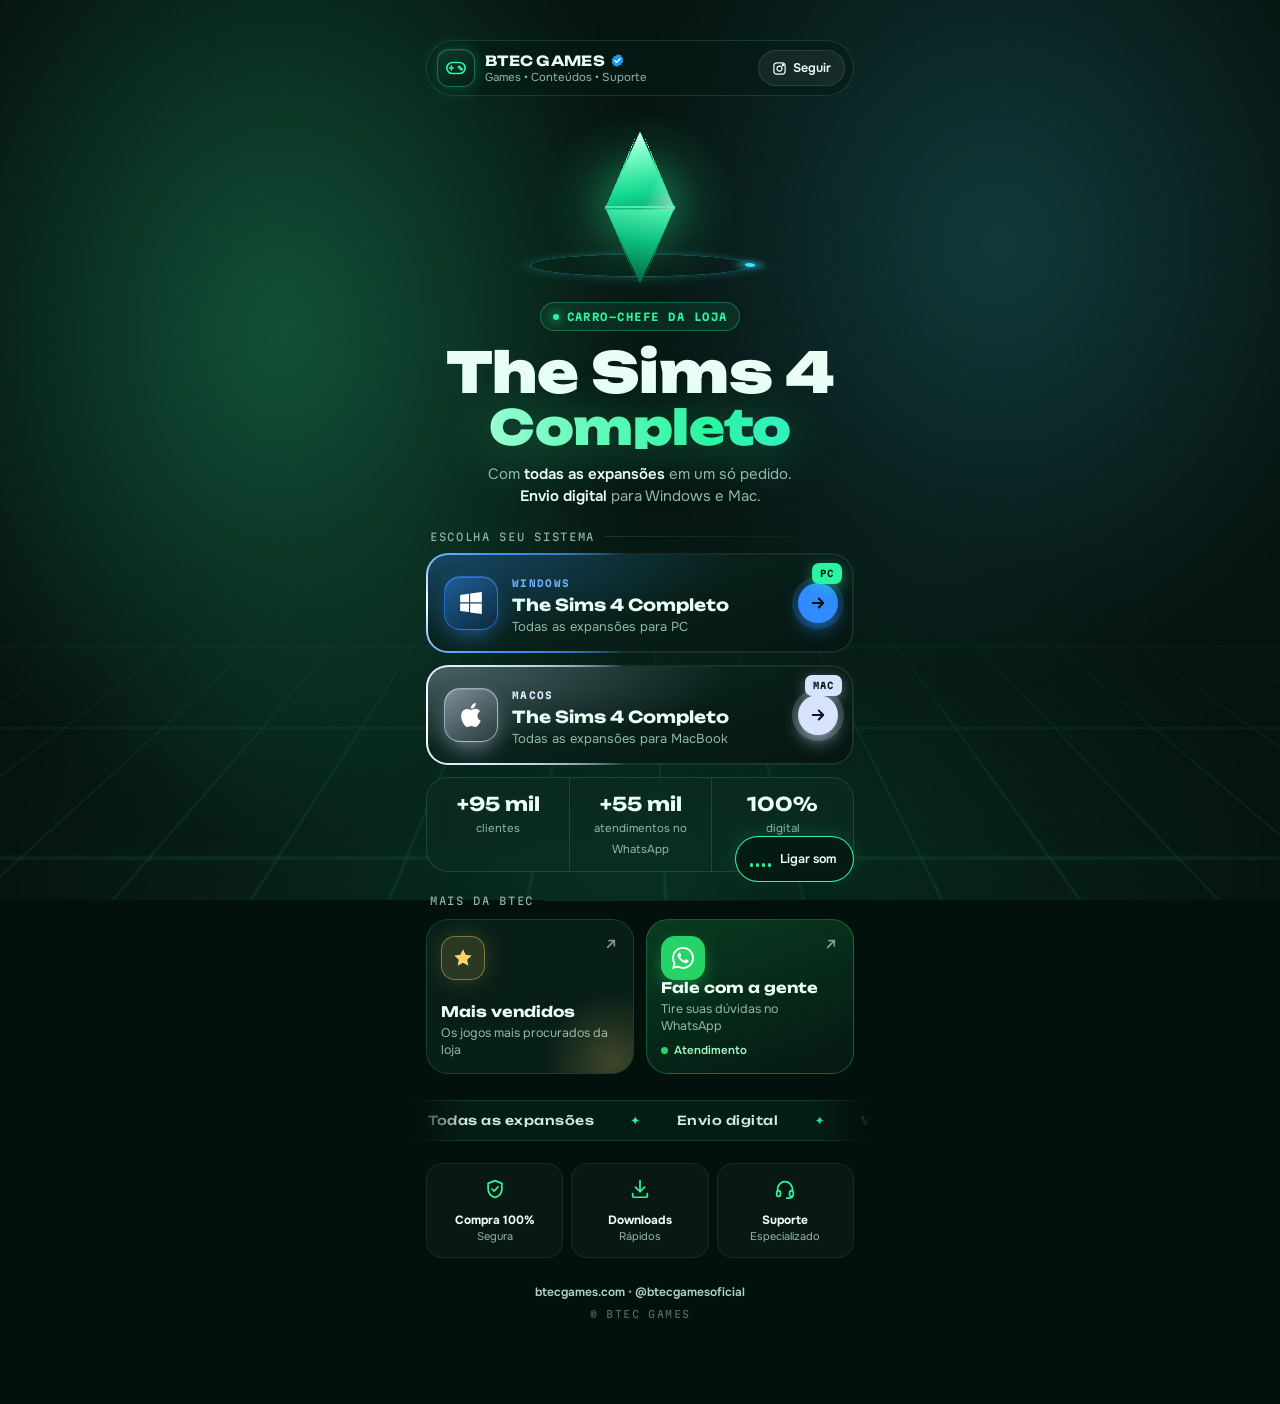
<file: index.html>
<!doctype html>
<html lang="pt-BR">
<head>
<meta charset="utf-8">
<meta name="viewport" content="width=device-width, initial-scale=1, viewport-fit=cover">
<title>BTEC Games | The Sims 4 Completo</title>
<meta name="description" content="The Sims 4 Completo com todas as expansões para Windows e Mac. Envio digital, compra segura e suporte especializado.">
<meta name="theme-color" content="#03110d">
<meta property="og:title" content="BTEC Games | The Sims 4 Completo">
<meta property="og:description" content="Todas as expansões para Windows e Mac. Envio digital e suporte especializado.">
<link rel="preconnect" href="https://fonts.googleapis.com">
<link rel="preconnect" href="https://fonts.gstatic.com" crossorigin>
<link href="https://fonts.googleapis.com/css2?family=Unbounded:wght@500;700;900&family=Onest:wght@400;500;600;700&family=Martian+Mono:wght@500;700&display=swap" rel="stylesheet">
<style>
  :root {
    --bg: #03110d;
    --bg-2: #061c16;
    --ink: #eafff6;
    --muted: #8fb8a8;
    --emerald: #2bf5a0;
    --emerald-2: #0fd38a;
    --mint: #b8ffe0;
    --cyan: #3ee6ff;
    --win: #2f8bff;
    --mac: #d7e3ff;
    --gold: #ffd166;
    --wa: #25d366;
    --glass: rgba(14, 44, 35, .55);
    --line: rgba(120, 255, 200, .14);
    --radius: 22px;
    --display: "Unbounded", system-ui, sans-serif;
    --body: "Onest", system-ui, sans-serif;
    --mono: "Martian Mono", ui-monospace, monospace;
  }

  * { box-sizing: border-box; margin: 0; padding: 0; }
  html { -webkit-text-size-adjust: 100%; }
  body {
    min-height: 100dvh;
    background: var(--bg);
    color: var(--ink);
    font-family: var(--body);
    overflow-x: hidden;
    -webkit-font-smoothing: antialiased;
  }
  a { color: inherit; text-decoration: none; -webkit-tap-highlight-color: transparent; }

  /* ---------- Atmosfera ---------- */
  .sky { position: fixed; inset: 0; z-index: 0; overflow: hidden; pointer-events: none; }
  .aurora {
    position: absolute; width: 140vmax; height: 140vmax; left: 50%; top: -30vmax;
    translate: -50% 0;
    background:
      radial-gradient(closest-side at 30% 40%, rgba(43,245,160,.28), transparent 70%),
      radial-gradient(closest-side at 70% 35%, rgba(62,230,255,.18), transparent 70%),
      radial-gradient(closest-side at 50% 70%, rgba(15,211,138,.14), transparent 70%);
    filter: blur(20px);
    animation: drift 18s ease-in-out infinite alternate;
  }
  @keyframes drift {
    from { transform: rotate(-8deg) scale(1); }
    to   { transform: rotate(10deg) scale(1.12); }
  }
  .floor {
    position: absolute; left: -50%; right: -50%; bottom: -10%; height: 55%;
    background-image:
      linear-gradient(rgba(43,245,160,.22) 1px, transparent 1px),
      linear-gradient(90deg, rgba(43,245,160,.22) 1px, transparent 1px);
    background-size: 46px 46px;
    transform: perspective(380px) rotateX(62deg);
    transform-origin: top center;
    mask-image: linear-gradient(to top, rgba(0,0,0,.9), transparent 75%);
    -webkit-mask-image: linear-gradient(to top, rgba(0,0,0,.9), transparent 75%);
    animation: floor 3.2s linear infinite;
  }
  @keyframes floor { to { background-position: 0 46px, 0 0; } }
  .grain {
    position: absolute; inset: -50%;
    background-image: url("data:image/svg+xml,%3Csvg xmlns='http://www.w3.org/2000/svg' width='160' height='160'%3E%3Cfilter id='n'%3E%3CfeTurbulence type='fractalNoise' baseFrequency='.85' numOctaves='3' stitchTiles='stitch'/%3E%3C/filter%3E%3Crect width='100%25' height='100%25' filter='url(%23n)' opacity='.55'/%3E%3C/svg%3E");
    opacity: .07; mix-blend-mode: overlay;
  }
  .spark {
    position: absolute; width: 3px; height: 3px; border-radius: 50%;
    background: var(--mint); box-shadow: 0 0 8px var(--emerald);
    opacity: 0; animation: rise linear infinite;
  }
  @keyframes rise {
    0% { transform: translateY(0) scale(.6); opacity: 0; }
    15% { opacity: .9; }
    100% { transform: translateY(-70vh) scale(1.2); opacity: 0; }
  }

  /* ---------- Layout ---------- */
  .page {
    position: relative; z-index: 1;
    width: min(100%, 460px); margin: 0 auto;
    padding: max(18px, env(safe-area-inset-top)) 16px calc(28px + env(safe-area-inset-bottom));
  }

  .reveal { opacity: 0; transform: translateY(18px); animation: in .8s cubic-bezier(.2,.8,.2,1) forwards; }
  @keyframes in { to { opacity: 1; transform: none; } }

  /* ---------- Topo ---------- */
  .top {
    display: flex; align-items: center; justify-content: space-between;
    padding: 8px 8px 8px 10px; border-radius: 999px;
    background: rgba(6, 28, 22, .6); border: 1px solid var(--line);
    backdrop-filter: blur(14px); -webkit-backdrop-filter: blur(14px);
  }
  .brand { display: flex; align-items: center; gap: 10px; }
  .brand-mark {
    width: 38px; height: 38px; border-radius: 12px; display: grid; place-items: center;
    background: linear-gradient(145deg, #0e3a2c, #071d16);
    border: 1px solid rgba(43,245,160,.35);
    box-shadow: inset 0 1px 0 rgba(255,255,255,.08), 0 0 18px rgba(43,245,160,.25);
  }
  .brand-name { font-family: var(--display); font-weight: 700; font-size: 14px; letter-spacing: .02em; display: flex; align-items: center; gap: 5px; }
  .brand-sub { font-size: 11.5px; color: var(--muted); margin-top: 1px; }
  .verified { width: 15px; height: 15px; flex: none; }
  .ig-btn {
    display: flex; align-items: center; gap: 6px;
    padding: 9px 13px; border-radius: 999px; font-size: 12.5px; font-weight: 600;
    background: rgba(255,255,255,.06); border: 1px solid rgba(255,255,255,.1);
    transition: background .2s, transform .2s;
  }
  .ig-btn:active { transform: scale(.96); }

  /* ---------- Hero ---------- */
  .hero { position: relative; text-align: center; padding: 10px 0 0; }
  .stage { position: relative; height: 196px; display: grid; place-items: center; perspective: 900px; }
  .halo {
    position: absolute; width: 190px; height: 190px; border-radius: 50%;
    background: radial-gradient(circle, rgba(43,245,160,.45), rgba(43,245,160,.08) 45%, transparent 70%);
    filter: blur(6px);
    animation: pulse 3.4s ease-in-out infinite;
  }
  @keyframes pulse { 50% { transform: scale(1.12); opacity: .75; } }
  .orbit {
    position: absolute; width: 220px; height: 60px; border-radius: 50%;
    border: 1px solid rgba(62,230,255,.35);
    top: 66%; transform: rotateX(72deg);
    box-shadow: 0 0 22px rgba(62,230,255,.25);
  }
  .orbit::after {
    content: ""; position: absolute; width: 10px; height: 10px; border-radius: 50%;
    background: var(--cyan); box-shadow: 0 0 14px 4px rgba(62,230,255,.7);
    offset-path: ellipse(110px 30px at 110px 30px);
    animation: ride 4s linear infinite;
  }
  @keyframes ride { to { offset-distance: 100%; } }
  .floaty { scale: .8; animation: bob 4.5s ease-in-out infinite; transform-style: preserve-3d; }
  @keyframes bob { 50% { transform: translateY(-12px); } }

  /* Cristal 3D (octaedro) */
  .gem { position: relative; width: 84px; height: 200px; transform-style: preserve-3d; animation: spin 9s linear infinite; }
  @keyframes spin { from { transform: rotateX(-12deg) rotateY(0); } to { transform: rotateX(-12deg) rotateY(360deg); } }
  .face {
    position: absolute; left: 0; width: 84px; height: 104px;
    backface-visibility: visible;
  }
  .face.up {
    top: 0; transform-origin: 50% 100%;
    clip-path: polygon(50% 0, 100% 100%, 0 100%);
  }
  .face.down {
    top: 100px; transform-origin: 50% 0;
    clip-path: polygon(0 0, 100% 0, 50% 100%);
  }
  .face.up:nth-child(1) { transform: rotateY(0deg)   translateZ(42px) rotateX(22deg); }
  .face.up:nth-child(2) { transform: rotateY(90deg)  translateZ(42px) rotateX(22deg); }
  .face.up:nth-child(3) { transform: rotateY(180deg) translateZ(42px) rotateX(22deg); }
  .face.up:nth-child(4) { transform: rotateY(270deg) translateZ(42px) rotateX(22deg); }
  .face.down:nth-child(5) { transform: rotateY(0deg)   translateZ(42px) rotateX(-22deg); }
  .face.down:nth-child(6) { transform: rotateY(90deg)  translateZ(42px) rotateX(-22deg); }
  .face.down:nth-child(7) { transform: rotateY(180deg) translateZ(42px) rotateX(-22deg); }
  .face.down:nth-child(8) { transform: rotateY(270deg) translateZ(42px) rotateX(-22deg); }
  .face.up:nth-child(odd)  { background: linear-gradient(170deg, #eafff6 0%, #7dffc9 30%, #13d98f 75%, #08a66b 100%); }
  .face.up:nth-child(even) { background: linear-gradient(170deg, #9dffd6 0%, #2bf5a0 40%, #0a9c64 100%); }
  .face.down:nth-child(odd)  { background: linear-gradient(10deg, #04593a 0%, #0bbf7b 55%, #5cf7b9 100%); }
  .face.down:nth-child(even) { background: linear-gradient(10deg, #033f2a 0%, #089a62 60%, #2bf5a0 100%); }
  .face::after {
    content: ""; position: absolute; inset: 0;
    background: linear-gradient(115deg, transparent 35%, rgba(255,255,255,.55) 50%, transparent 62%);
    background-size: 250% 100%; animation: glint 3s ease-in-out infinite;
  }
  @keyframes glint { from { background-position: 120% 0; } to { background-position: -120% 0; } }

  .kicker {
    display: inline-flex; align-items: center; gap: 8px;
    font-family: var(--mono); font-size: 10.5px; font-weight: 700; letter-spacing: .14em;
    color: var(--emerald); text-transform: uppercase;
    padding: 7px 12px; border-radius: 999px;
    background: rgba(43,245,160,.08); border: 1px solid rgba(43,245,160,.3);
  }
  .kicker .dot { width: 6px; height: 6px; border-radius: 50%; background: var(--emerald); box-shadow: 0 0 10px var(--emerald); animation: blink 1.6s ease-in-out infinite; }
  @keyframes blink { 50% { opacity: .3; } }

  h1 { margin-top: 16px; font-family: var(--display); line-height: .92; letter-spacing: -.02em; }
  h1 .l1 { display: block; font-size: clamp(40px, 12.5vw, 56px); font-weight: 900; }
  h1 .l2 {
    display: block; margin-top: 6px; font-size: clamp(34px, 10.6vw, 48px); font-weight: 900;
    background: linear-gradient(90deg, var(--mint), var(--emerald) 30%, var(--cyan) 55%, var(--emerald) 80%, var(--mint));
    background-size: 220% 100%;
    -webkit-background-clip: text; background-clip: text; color: transparent;
    animation: sheen 5s linear infinite;
    filter: drop-shadow(0 6px 26px rgba(43,245,160,.35));
  }
  @keyframes sheen { to { background-position: -220% 0; } }
  .lede { margin: 14px auto 0; max-width: 32ch; color: var(--muted); font-size: 15px; line-height: 1.5; }
  .lede b { color: var(--ink); font-weight: 600; }

  /* ---------- Números ---------- */
  .stats {
    margin-top: 12px; display: grid; grid-template-columns: repeat(3, 1fr);
    border-radius: var(--radius); overflow: hidden;
    background: var(--glass); border: 1px solid var(--line);
    backdrop-filter: blur(14px); -webkit-backdrop-filter: blur(14px);
  }
  .stat { padding: 14px 6px 13px; text-align: center; }
  .stat + .stat { border-left: 1px solid var(--line); }
  .stat strong { display: block; font-family: var(--display); font-size: 19px; font-weight: 700; color: var(--ink); }
  .stat span { font-size: 11.5px; color: var(--muted); }

  /* ---------- Botões principais ---------- */
  .label {
    margin: 22px 4px 10px; display: flex; align-items: center; gap: 10px;
    font-family: var(--mono); font-size: 10.5px; letter-spacing: .16em; color: var(--muted); text-transform: uppercase;
  }
  .label::after { content: ""; flex: 1; height: 1px; background: linear-gradient(90deg, var(--line), transparent); }

  .cta {
    --c: var(--win);
    position: relative; display: block; border-radius: var(--radius); padding: 2px;
    isolation: isolate; overflow: hidden;
    transition: transform .25s cubic-bezier(.2,.8,.2,1);
  }
  .cta + .cta { margin-top: 12px; }
  .cta::before {
    content: ""; position: absolute; inset: -60%; z-index: -2;
    background: conic-gradient(from 0deg, transparent 0 55%, var(--c) 70%, #fff 75%, var(--c) 80%, transparent 95%);
    animation: rotate 4.5s linear infinite;
  }
  .cta::after { content: ""; position: absolute; inset: 0; z-index: -2; background: rgba(255,255,255,.08); border-radius: inherit; }
  @keyframes rotate { to { transform: rotate(1turn); } }
  .cta:active { transform: scale(.975); }
  .cta-in {
    position: relative; display: grid; grid-template-columns: auto 1fr auto; align-items: center; gap: 14px;
    padding: 16px 14px 16px 16px; border-radius: calc(var(--radius) - 2px);
    background:
      radial-gradient(120% 140% at 0% 0%, color-mix(in srgb, var(--c) 30%, transparent), transparent 60%),
      linear-gradient(160deg, #0b2a22, #061612);
    overflow: hidden;
  }
  .cta-in::after {
    content: ""; position: absolute; inset: 0; pointer-events: none;
    background: linear-gradient(105deg, transparent 30%, rgba(255,255,255,.12) 45%, transparent 60%);
    transform: translateX(-120%); animation: swipe 4.8s ease-in-out infinite;
  }
  .cta.mac .cta-in::after { animation-delay: 2.4s; }
  @keyframes swipe { 0%, 55% { transform: translateX(-120%); } 85%, 100% { transform: translateX(120%); } }

  .os {
    width: 54px; height: 54px; border-radius: 16px; display: grid; place-items: center;
    background: linear-gradient(145deg, color-mix(in srgb, var(--c) 55%, #0b2a22), color-mix(in srgb, var(--c) 18%, #061612));
    border: 1px solid color-mix(in srgb, var(--c) 60%, transparent);
    box-shadow: 0 10px 26px -8px color-mix(in srgb, var(--c) 70%, transparent), inset 0 1px 0 rgba(255,255,255,.2);
  }
  .os svg { width: 26px; height: 26px; }
  .cta-tag {
    font-family: var(--mono); font-size: 9.5px; font-weight: 700; letter-spacing: .14em; text-transform: uppercase;
    color: color-mix(in srgb, var(--c) 70%, white);
  }
  .cta-title { font-family: var(--display); font-weight: 700; font-size: 16.5px; line-height: 1.15; margin-top: 4px; }
  .cta-desc { font-size: 13px; color: var(--muted); margin-top: 3px; }
  .go {
    width: 40px; height: 40px; border-radius: 50%; display: grid; place-items: center;
    background: var(--c); color: #021009;
    box-shadow: 0 0 0 6px color-mix(in srgb, var(--c) 18%, transparent), 0 8px 20px -6px var(--c);
    transition: transform .25s;
  }
  .cta:hover .go { transform: translateX(3px); }
  .cta.win { --c: var(--win); }
  .cta.mac { --c: var(--mac); }
  .cta.mac .go { color: #0b1220; }
  .flag {
    position: absolute; top: 10px; right: 12px; z-index: 2;
    font-family: var(--mono); font-size: 9px; font-weight: 700; letter-spacing: .12em;
    padding: 5px 8px; border-radius: 7px; color: #031a10; background: var(--emerald);
    box-shadow: 0 4px 14px rgba(43,245,160,.45);
  }

  /* ---------- Bento ---------- */
  .bento { display: grid; grid-template-columns: 1fr 1fr; gap: 12px; margin-top: 12px; }
  .tile {
    position: relative; overflow: hidden; border-radius: var(--radius);
    padding: 16px 14px 14px; min-height: 148px;
    display: flex; flex-direction: column; justify-content: space-between;
    background: var(--glass); border: 1px solid var(--line);
    backdrop-filter: blur(14px); -webkit-backdrop-filter: blur(14px);
    transition: transform .25s cubic-bezier(.2,.8,.2,1), border-color .25s;
  }
  .tile:active { transform: scale(.97); }
  .tile:hover { border-color: rgba(43,245,160,.35); }
  .tile .ico {
    width: 44px; height: 44px; border-radius: 14px; display: grid; place-items: center;
  }
  .tile .ico svg { width: 22px; height: 22px; }
  .tile h3 { font-family: var(--display); font-size: 14.5px; font-weight: 700; line-height: 1.2; }
  .tile p { font-size: 12.5px; color: var(--muted); margin-top: 4px; line-height: 1.35; }
  .tile .arrow { position: absolute; top: 16px; right: 14px; opacity: .55; }
  .tile.best .ico { background: rgba(255,209,102,.14); border: 1px solid rgba(255,209,102,.4); color: var(--gold); box-shadow: 0 0 22px rgba(255,209,102,.18); }
  .tile.best::before {
    content: ""; position: absolute; width: 140px; height: 140px; right: -50px; bottom: -60px; border-radius: 50%;
    background: radial-gradient(circle, rgba(255,209,102,.22), transparent 70%);
  }
  .tile.wa { background: linear-gradient(160deg, rgba(37,211,102,.22), rgba(6,28,22,.7)); border-color: rgba(37,211,102,.35); }
  .tile.wa .ico { background: var(--wa); color: #fff; box-shadow: 0 8px 22px -6px rgba(37,211,102,.8); }
  .live { display: inline-flex; align-items: center; gap: 6px; font-size: 11.5px; font-weight: 600; color: #9ff5c2; margin-top: 8px; }
  .live i { width: 7px; height: 7px; border-radius: 50%; background: var(--wa); box-shadow: 0 0 0 0 rgba(37,211,102,.7); animation: ping 1.8s infinite; }
  @keyframes ping { 70% { box-shadow: 0 0 0 7px rgba(37,211,102,0); } 100% { box-shadow: 0 0 0 0 rgba(37,211,102,0); } }

  /* ---------- Faixa ---------- */
  .ticker {
    margin: 26px -16px 0; overflow: hidden; border-block: 1px solid var(--line);
    background: rgba(43,245,160,.05);
    mask-image: linear-gradient(90deg, transparent, #000 12%, #000 88%, transparent);
    -webkit-mask-image: linear-gradient(90deg, transparent, #000 12%, #000 88%, transparent);
  }
  .track { display: flex; width: max-content; animation: marquee 22s linear infinite; }
  .track span {
    padding: 12px 18px; white-space: nowrap;
    font-family: var(--display); font-size: 12.5px; font-weight: 500; letter-spacing: .04em; color: #cdeee1;
  }
  .track span::after { content: "✦"; margin-left: 36px; color: var(--emerald); }
  @keyframes marquee { to { transform: translateX(-50%); } }

  /* ---------- Confiança ---------- */
  .trust { display: grid; grid-template-columns: repeat(3, 1fr); gap: 8px; margin-top: 22px; }
  .trust div {
    text-align: center; padding: 14px 6px; border-radius: 16px;
    background: rgba(255,255,255,.03); border: 1px solid rgba(255,255,255,.07);
  }
  .trust svg { width: 22px; height: 22px; color: var(--emerald); }
  .trust b { display: block; font-size: 12px; margin-top: 7px; }
  .trust small { display: block; font-size: 11px; color: var(--muted); margin-top: 1px; }

  footer { text-align: center; margin-top: 26px; font-size: 12px; color: #6f9586; }
  footer a { color: #a9d8c5; font-weight: 600; }
  footer .sig { font-family: var(--mono); font-size: 10px; letter-spacing: .14em; margin-top: 8px; opacity: .7; }

  /* ---------- Som ---------- */
  .sound {
    position: fixed; z-index: 5; right: max(16px, calc(50% - 214px)); bottom: calc(18px + env(safe-area-inset-bottom));
    display: flex; align-items: center; gap: 9px; height: 46px; padding: 0 16px 0 14px;
    border: 1px solid rgba(43,245,160,.4); border-radius: 999px; cursor: pointer;
    background: rgba(4, 24, 18, .82); color: var(--ink);
    backdrop-filter: blur(14px); -webkit-backdrop-filter: blur(14px);
    box-shadow: 0 10px 30px -8px rgba(0,0,0,.6), 0 0 22px rgba(43,245,160,.18);
    font: 600 12.5px var(--body);
    opacity: 0; transform: translateY(16px); animation: in .6s 1.4s cubic-bezier(.2,.8,.2,1) forwards;
    transition: padding .3s, gap .3s;
    -webkit-tap-highlight-color: transparent;
  }
  .sound:active { scale: .95; }
  .sound .txt { white-space: nowrap; overflow: hidden; max-width: 90px; transition: max-width .35s, opacity .25s; }
  .sound.on .txt { max-width: 0; opacity: 0; }
  .sound.on { padding: 0 14px; gap: 0; }
  .eq { display: flex; align-items: flex-end; gap: 3px; height: 16px; }
  .eq i { width: 3px; height: 4px; border-radius: 2px; background: var(--emerald); transition: height .3s; }
  .sound.on .eq i { animation: eq .9s ease-in-out infinite; }
  .sound.on .eq i:nth-child(2) { animation-delay: -.3s; }
  .sound.on .eq i:nth-child(3) { animation-delay: -.6s; }
  .sound.on .eq i:nth-child(4) { animation-delay: -.15s; }
  @keyframes eq { 0%, 100% { height: 4px; } 50% { height: 16px; } }
  .sound:not(.on)::before {
    content: ""; position: absolute; inset: -1px; border-radius: inherit;
    border: 1px solid var(--emerald); animation: ring 2.2s ease-out infinite; pointer-events: none;
  }
  @keyframes ring { 0% { opacity: .8; transform: scale(1); } 100% { opacity: 0; transform: scale(1.35); } }
  footer { padding-bottom: 56px; }

  @media (hover: hover) {
    .cta:hover { transform: translateY(-2px); }
    .tile:hover { transform: translateY(-2px); }
    .ig-btn:hover { background: rgba(255,255,255,.1); }
  }
  @media (min-width: 700px) {
    .page { padding-top: 40px; }
  }
  @media (prefers-reduced-motion: reduce) {
    *, *::before, *::after { animation: none !important; transition: none !important; }
    .reveal, .sound { opacity: 1; transform: none; }
    .gem { transform: rotateX(-12deg) rotateY(35deg); }
  }
</style>
</head>
<body>

<div class="sky" aria-hidden="true">
  <div class="aurora"></div>
  <div class="floor"></div>
  <div class="grain"></div>
  <div id="sparks"></div>
</div>

<main class="page">

  <header class="top reveal" style="animation-delay:.05s">
    <div class="brand">
      <div class="brand-mark" aria-hidden="true">
        <svg width="22" height="22" viewBox="0 0 24 24" fill="none" stroke="#2bf5a0" stroke-width="1.8" stroke-linecap="round" stroke-linejoin="round"><rect x="2" y="6" width="20" height="12" rx="6"/><path d="M7 10v4M5 12h4"/><circle cx="15.5" cy="11" r=".9" fill="#2bf5a0"/><circle cx="17.8" cy="13.2" r=".9" fill="#2bf5a0"/></svg>
      </div>
      <div>
        <div class="brand-name">BTEC GAMES
          <svg class="verified" viewBox="0 0 24 24" aria-label="Conta verificada"><path fill="#1d9bf0" d="M12 1.5l2.6 1.9 3.2-.2.9 3.1 2.6 1.9-1 3 1 3-2.6 1.9-.9 3.1-3.2-.2L12 22.5l-2.6-1.9-3.2.2-.9-3.1-2.6-1.9 1-3-1-3 2.6-1.9.9-3.1 3.2.2z"/><path d="M8 12.3l2.6 2.6L16.2 9.3" fill="none" stroke="#fff" stroke-width="2.2" stroke-linecap="round" stroke-linejoin="round"/></svg>
        </div>
        <div class="brand-sub">Games • Conteúdos • Suporte</div>
      </div>
    </div>
    <a class="ig-btn" href="https://www.instagram.com/btecgamesoficial/" target="_blank" rel="noopener">
      <svg width="15" height="15" viewBox="0 0 24 24" fill="none" stroke="currentColor" stroke-width="2"><rect x="3" y="3" width="18" height="18" rx="5"/><circle cx="12" cy="12" r="4"/><circle cx="17.5" cy="6.5" r="1" fill="currentColor"/></svg>
      Seguir
    </a>
  </header>

  <section class="hero">
    <div class="stage reveal" style="animation-delay:.15s" aria-hidden="true">
      <div class="halo"></div>
      <div class="orbit"></div>
      <div class="floaty">
        <div class="gem">
          <div class="face up"></div><div class="face up"></div><div class="face up"></div><div class="face up"></div>
          <div class="face down"></div><div class="face down"></div><div class="face down"></div><div class="face down"></div>
        </div>
      </div>
    </div>

    <div class="reveal" style="animation-delay:.3s">
      <span class="kicker"><span class="dot"></span>Carro-chefe da loja</span>
    </div>
    <h1 class="reveal" style="animation-delay:.4s">
      <span class="l1">The Sims 4</span>
      <span class="l2">Completo</span>
    </h1>
    <p class="lede reveal" style="animation-delay:.5s">Com <b>todas as expansões</b> em um só pedido. <b>Envio digital</b> para Windows e Mac.</p>
  </section>

  <div class="label reveal" style="animation-delay:.6s">Escolha seu sistema</div>

  <a class="cta win reveal" style="animation-delay:.8s" data-track="sims4_windows"
     href="https://www.btecgames.com/produtos/the-sims-4-todas-expansoes-original-2023-pc-envio-digital/?utm_source=instagram&amp;utm_medium=bio&amp;utm_campaign=linkbio&amp;utm_content=sims4_windows">
    <span class="flag">PC</span>
    <span class="cta-in">
      <span class="os" aria-hidden="true">
        <svg viewBox="0 0 24 24" fill="#fff"><path d="M2 4.6l8.2-1.1v7.9H2zM11.2 3.3L22 1.8v9.6H11.2zM2 12.5h8.2v7.9L2 19.3zM11.2 12.5H22v9.7l-10.8-1.5z"/></svg>
      </span>
      <span>
        <span class="cta-tag">Windows</span>
        <span class="cta-title" style="display:block">The Sims 4 Completo</span>
        <span class="cta-desc" style="display:block">Todas as expansões para PC</span>
      </span>
      <span class="go" aria-hidden="true">
        <svg width="18" height="18" viewBox="0 0 24 24" fill="none" stroke="currentColor" stroke-width="2.6" stroke-linecap="round" stroke-linejoin="round"><path d="M5 12h14M13 6l6 6-6 6"/></svg>
      </span>
    </span>
  </a>

  <a class="cta mac reveal" style="animation-delay:.88s" data-track="sims4_mac"
     href="https://www.btecgames.com/produtos/the-sims-4-todas-expansoes-2026-mac-os-envio-digital-ii3i9/?utm_source=instagram&amp;utm_medium=bio&amp;utm_campaign=linkbio&amp;utm_content=sims4_mac">
    <span class="flag" style="background:#d7e3ff;box-shadow:0 4px 14px rgba(215,227,255,.4)">MAC</span>
    <span class="cta-in">
      <span class="os" aria-hidden="true">
        <svg viewBox="0 0 24 24" fill="#fff"><path d="M16.37 1.43c0 1.14-.49 2.27-1.18 3.08-.74.9-1.99 1.57-2.99 1.57-.12 0-.23-.02-.3-.03-.01-.06-.04-.22-.04-.39 0-1.15.57-2.27 1.21-2.98.8-.94 2.14-1.64 3.25-1.68.03.13.05.28.05.43zm4.56 15.71c-.03.07-.46 1.58-1.52 3.12-.94 1.34-1.94 2.71-3.43 2.71-1.52 0-1.9-.88-3.63-.88-1.7 0-2.3.91-3.67.91-1.38 0-2.33-1.26-3.43-2.8-1.29-1.82-2.32-4.63-2.32-7.28 0-4.28 2.8-6.55 5.55-6.55 1.45 0 2.68.95 3.6.95.87 0 2.22-1.01 3.9-1.01.61 0 2.89.06 4.38 2.19-.13.09-2.38 1.37-2.38 4.19 0 3.26 2.85 4.42 2.95 4.45z"/></svg>
      </span>
      <span>
        <span class="cta-tag">macOS</span>
        <span class="cta-title" style="display:block">The Sims 4 Completo</span>
        <span class="cta-desc" style="display:block">Todas as expansões para MacBook</span>
      </span>
      <span class="go" aria-hidden="true">
        <svg width="18" height="18" viewBox="0 0 24 24" fill="none" stroke="currentColor" stroke-width="2.6" stroke-linecap="round" stroke-linejoin="round"><path d="M5 12h14M13 6l6 6-6 6"/></svg>
      </span>
    </span>
  </a>

  <div class="stats reveal" style="animation-delay:.94s">
    <div class="stat"><strong data-count="97">+0 mil</strong><span>clientes</span></div>
    <div class="stat"><strong data-count="56">+0 mil</strong><span>atendimentos no WhatsApp</span></div>
    <div class="stat"><strong>100%</strong><span>digital</span></div>
  </div>

  <div class="label reveal" style="animation-delay:.98s">Mais da BTEC</div>

  <div class="bento">
    <a class="tile best reveal" style="animation-delay:1s" data-track="mais_vendidos"
       href="https://www.btecgames.com/vendidos-do-site/?utm_source=instagram&amp;utm_medium=bio&amp;utm_campaign=linkbio&amp;utm_content=mais_vendidos">
      <svg class="arrow" width="16" height="16" viewBox="0 0 24 24" fill="none" stroke="currentColor" stroke-width="2.4" stroke-linecap="round"><path d="M7 17L17 7M9 7h8v8"/></svg>
      <span class="ico"><svg viewBox="0 0 24 24" fill="currentColor"><path d="M12 2.5l2.9 6 6.6.8-4.9 4.6 1.3 6.5L12 17.2l-5.9 3.2 1.3-6.5L2.5 9.3l6.6-.8z"/></svg></span>
      <span>
        <h3>Mais vendidos</h3>
        <p>Os jogos mais procurados da loja</p>
      </span>
    </a>
    <a class="tile wa reveal" style="animation-delay:1.06s" data-track="whatsapp" target="_blank" rel="noopener"
       href="https://wa.me/5518996712399?text=Oi%20vim%20do%20insta%20e%20tenho%20d%C3%BAvidas">
      <svg class="arrow" width="16" height="16" viewBox="0 0 24 24" fill="none" stroke="currentColor" stroke-width="2.4" stroke-linecap="round"><path d="M7 17L17 7M9 7h8v8"/></svg>
      <span class="ico"><svg viewBox="0 0 24 24" fill="currentColor"><path d="M17.47 14.38c-.3-.15-1.76-.87-2.03-.97-.27-.1-.47-.15-.67.15-.2.3-.77.97-.94 1.16-.17.2-.35.22-.64.07-.3-.15-1.26-.46-2.39-1.47-.88-.79-1.48-1.76-1.65-2.06-.17-.3-.02-.46.13-.61.13-.13.3-.35.45-.52.15-.17.2-.3.3-.5.1-.2.05-.37-.03-.52-.07-.15-.67-1.61-.92-2.21-.24-.58-.49-.5-.67-.51h-.57c-.2 0-.52.07-.79.37-.27.3-1.04 1.02-1.04 2.48 0 1.46 1.07 2.88 1.21 3.07.15.2 2.1 3.2 5.08 4.49.71.31 1.26.49 1.7.63.71.23 1.36.2 1.87.12.57-.09 1.76-.72 2-1.41.25-.7.25-1.29.18-1.41-.08-.13-.28-.2-.57-.35zM12.05 21.79h-.01a9.87 9.87 0 01-5.03-1.38l-.36-.21-3.74.98 1-3.65-.24-.37a9.86 9.86 0 01-1.51-5.26c0-5.45 4.44-9.88 9.89-9.88 2.64 0 5.12 1.03 6.99 2.9a9.83 9.83 0 012.89 6.99c0 5.45-4.44 9.88-9.88 9.88zm8.41-18.3A11.82 11.82 0 0012.05 0C5.5 0 .16 5.34.16 11.89c0 2.1.55 4.14 1.59 5.95L.06 24l6.3-1.65a11.88 11.88 0 005.68 1.45h.01c6.55 0 11.89-5.34 11.89-11.89 0-3.18-1.24-6.17-3.48-8.42z"/></svg></span>
      <span>
        <h3>Fale com a gente</h3>
        <p>Tire suas dúvidas no WhatsApp</p>
        <span class="live"><i></i>Atendimento</span>
      </span>
    </a>
  </div>

  <div class="ticker reveal" style="animation-delay:1.12s" aria-hidden="true">
    <div class="track">
      <span>Todas as expansões</span><span>Envio digital</span><span>Windows &amp; Mac</span><span>Suporte especializado</span><span>Compra 100% segura</span>
      <span>Todas as expansões</span><span>Envio digital</span><span>Windows &amp; Mac</span><span>Suporte especializado</span><span>Compra 100% segura</span>
    </div>
  </div>

  <div class="trust reveal" style="animation-delay:1.18s">
    <div>
      <svg viewBox="0 0 24 24" fill="none" stroke="currentColor" stroke-width="1.9" stroke-linecap="round" stroke-linejoin="round"><path d="M12 2.8l7.5 3v5.6c0 4.6-3.1 8.4-7.5 9.8-4.4-1.4-7.5-5.2-7.5-9.8V5.8z"/><path d="M8.8 12l2.2 2.2 4.3-4.4"/></svg>
      <b>Compra 100%</b><small>Segura</small>
    </div>
    <div>
      <svg viewBox="0 0 24 24" fill="none" stroke="currentColor" stroke-width="1.9" stroke-linecap="round" stroke-linejoin="round"><path d="M12 3v12M7 10l5 5 5-5"/><path d="M4 17v2.5A1.5 1.5 0 005.5 21h13a1.5 1.5 0 001.5-1.5V17"/></svg>
      <b>Downloads</b><small>Rápidos</small>
    </div>
    <div>
      <svg viewBox="0 0 24 24" fill="none" stroke="currentColor" stroke-width="1.9" stroke-linecap="round" stroke-linejoin="round"><path d="M4 14v-2a8 8 0 0116 0v2"/><rect x="3" y="14" width="4" height="6" rx="1.5"/><rect x="17" y="14" width="4" height="6" rx="1.5"/><path d="M20 20c0 1-1.5 2-4 2h-2"/></svg>
      <b>Suporte</b><small>Especializado</small>
    </div>
  </div>

  <footer class="reveal" style="animation-delay:1.24s">
    <p><a href="https://www.btecgames.com/?utm_source=instagram&amp;utm_medium=bio&amp;utm_campaign=linkbio&amp;utm_content=rodape">btecgames.com</a> • <a href="https://www.instagram.com/btecgamesoficial/" target="_blank" rel="noopener">@btecgamesoficial</a></p>
    <p class="sig">© BTEC GAMES</p>
  </footer>
</main>

<audio id="bgm" src="som.m4a" preload="none" loop playsinline></audio>
<button class="sound" id="soundBtn" type="button" aria-pressed="false" aria-label="Ligar som">
  <span class="eq" aria-hidden="true"><i></i><i></i><i></i><i></i></span>
  <span class="txt">Ligar som</span>
</button>

<script>
  // Faíscas subindo no fundo
  (function () {
    var box = document.getElementById('sparks');
    var n = window.matchMedia('(prefers-reduced-motion: reduce)').matches ? 0 : 22;
    for (var i = 0; i < n; i++) {
      var s = document.createElement('span');
      s.className = 'spark';
      s.style.left = Math.random() * 100 + '%';
      s.style.top = 60 + Math.random() * 45 + '%';
      s.style.animationDuration = 6 + Math.random() * 8 + 's';
      s.style.animationDelay = -Math.random() * 12 + 's';
      box.appendChild(s);
    }
  })();

  // Contadores "+56 mil" / "+97 mil"
  (function () {
    var els = document.querySelectorAll('[data-count]');
    var start = performance.now() + 700, dur = 1400;
    function tick(now) {
      var t = Math.min(Math.max((now - start) / dur, 0), 1);
      var e = 1 - Math.pow(1 - t, 3);
      els.forEach(function (el) { el.textContent = '+' + Math.round(+el.dataset.count * e) + ' mil'; });
      if (t < 1) requestAnimationFrame(tick);
    }
    requestAnimationFrame(tick);
  })();

  // Origem da visita: ?src=tiktok (ou utm_source) troca a origem dos links da loja e a mensagem do WhatsApp.
  // Sem parâmetro, fica "instagram".
  var origem = (function () {
    var p = new URLSearchParams(location.search);
    var v = (p.get('src') || p.get('utm_source') || '').toLowerCase().replace(/[^a-z0-9_-]/g, '').slice(0, 30);
    var apelidos = { ig: 'instagram', insta: 'instagram', tt: 'tiktok', yt: 'youtube', fb: 'facebook' };
    return apelidos[v] || v || 'instagram';
  })();
  var nomeRede = { instagram: 'insta', tiktok: 'tiktok', youtube: 'youtube', facebook: 'facebook' };

  document.querySelectorAll('a[href*="utm_source="]').forEach(function (a) {
    var url = new URL(a.href);
    url.searchParams.set('utm_source', origem);
    a.href = url.toString();
  });
  document.querySelectorAll('a[href^="https://wa.me/"]').forEach(function (a) {
    // encodeURIComponent (%20) em vez de searchParams (+), que o WhatsApp pode mostrar literalmente
    a.href = a.href.split('?')[0] + '?text=' + encodeURIComponent('Oi vim do ' + (nomeRede[origem] || 'site') + ' e tenho dúvidas');
  });

  // Som de fundo: navegadores só deixam tocar depois de um toque. Toca no botão ou no
  // primeiro toque fora de links; se a pessoa desligar, não religa sozinho.
  (function () {
    var audio = document.getElementById('bgm');
    var btn = document.getElementById('soundBtn');
    var desligadoPeloUsuario = false;
    var tocandoAntesDeSair = false;

    function marcar(on) {
      btn.classList.toggle('on', on);
      btn.setAttribute('aria-pressed', on);
      btn.setAttribute('aria-label', on ? 'Desligar som' : 'Ligar som');
    }
    function tocar() {
      var p = audio.play();
      if (p && p.then) p.then(function () { marcar(true); }).catch(function () { marcar(false); });
      else marcar(true);
    }
    function parar() { audio.pause(); marcar(false); }

    btn.addEventListener('click', function () {
      if (audio.paused) { desligadoPeloUsuario = false; tocar(); }
      else { desligadoPeloUsuario = true; parar(); }
    });

    function primeiroToque(e) {
      if (e.target.closest('a, button')) return;
      document.removeEventListener('click', primeiroToque, true);
      if (!desligadoPeloUsuario && audio.paused) tocar();
    }
    document.addEventListener('click', primeiroToque, true);

    // Pausa ao ir para a loja/WhatsApp e retoma ao voltar
    document.addEventListener('visibilitychange', function () {
      if (document.hidden) { tocandoAntesDeSair = !audio.paused; audio.pause(); }
      else if (tocandoAntesDeSair && !desligadoPeloUsuario) tocar();
    });
  })();

  // Cliques nos botões: envia para o Meta Pixel / GA se forem instalados depois
  document.querySelectorAll('[data-track]').forEach(function (a) {
    a.addEventListener('click', function () {
      var id = a.dataset.track;
      if (window.fbq) fbq('trackCustom', 'CliqueLinkBio', { botao: id, origem: origem });
      if (window.gtag) gtag('event', 'clique_link_bio', { botao: id, origem: origem });
    });
  });
</script>
</body>
</html>
</file>
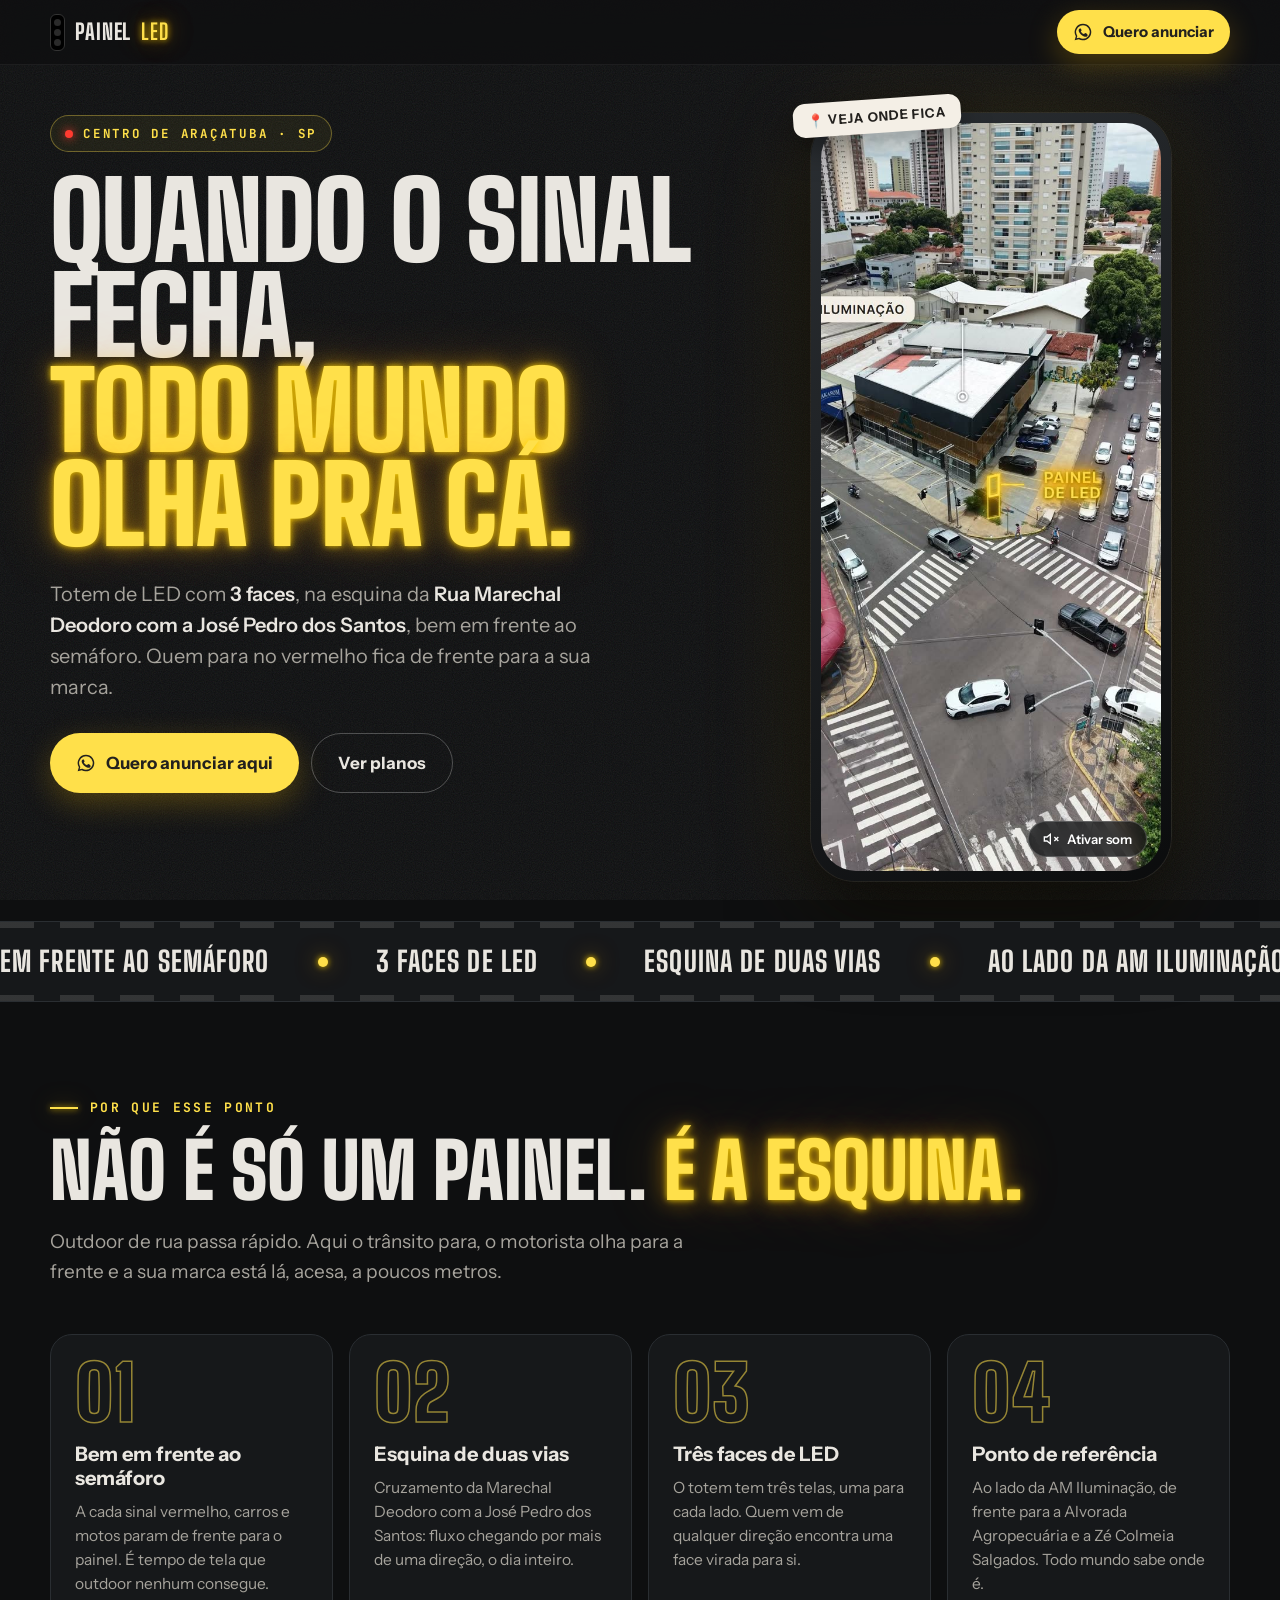
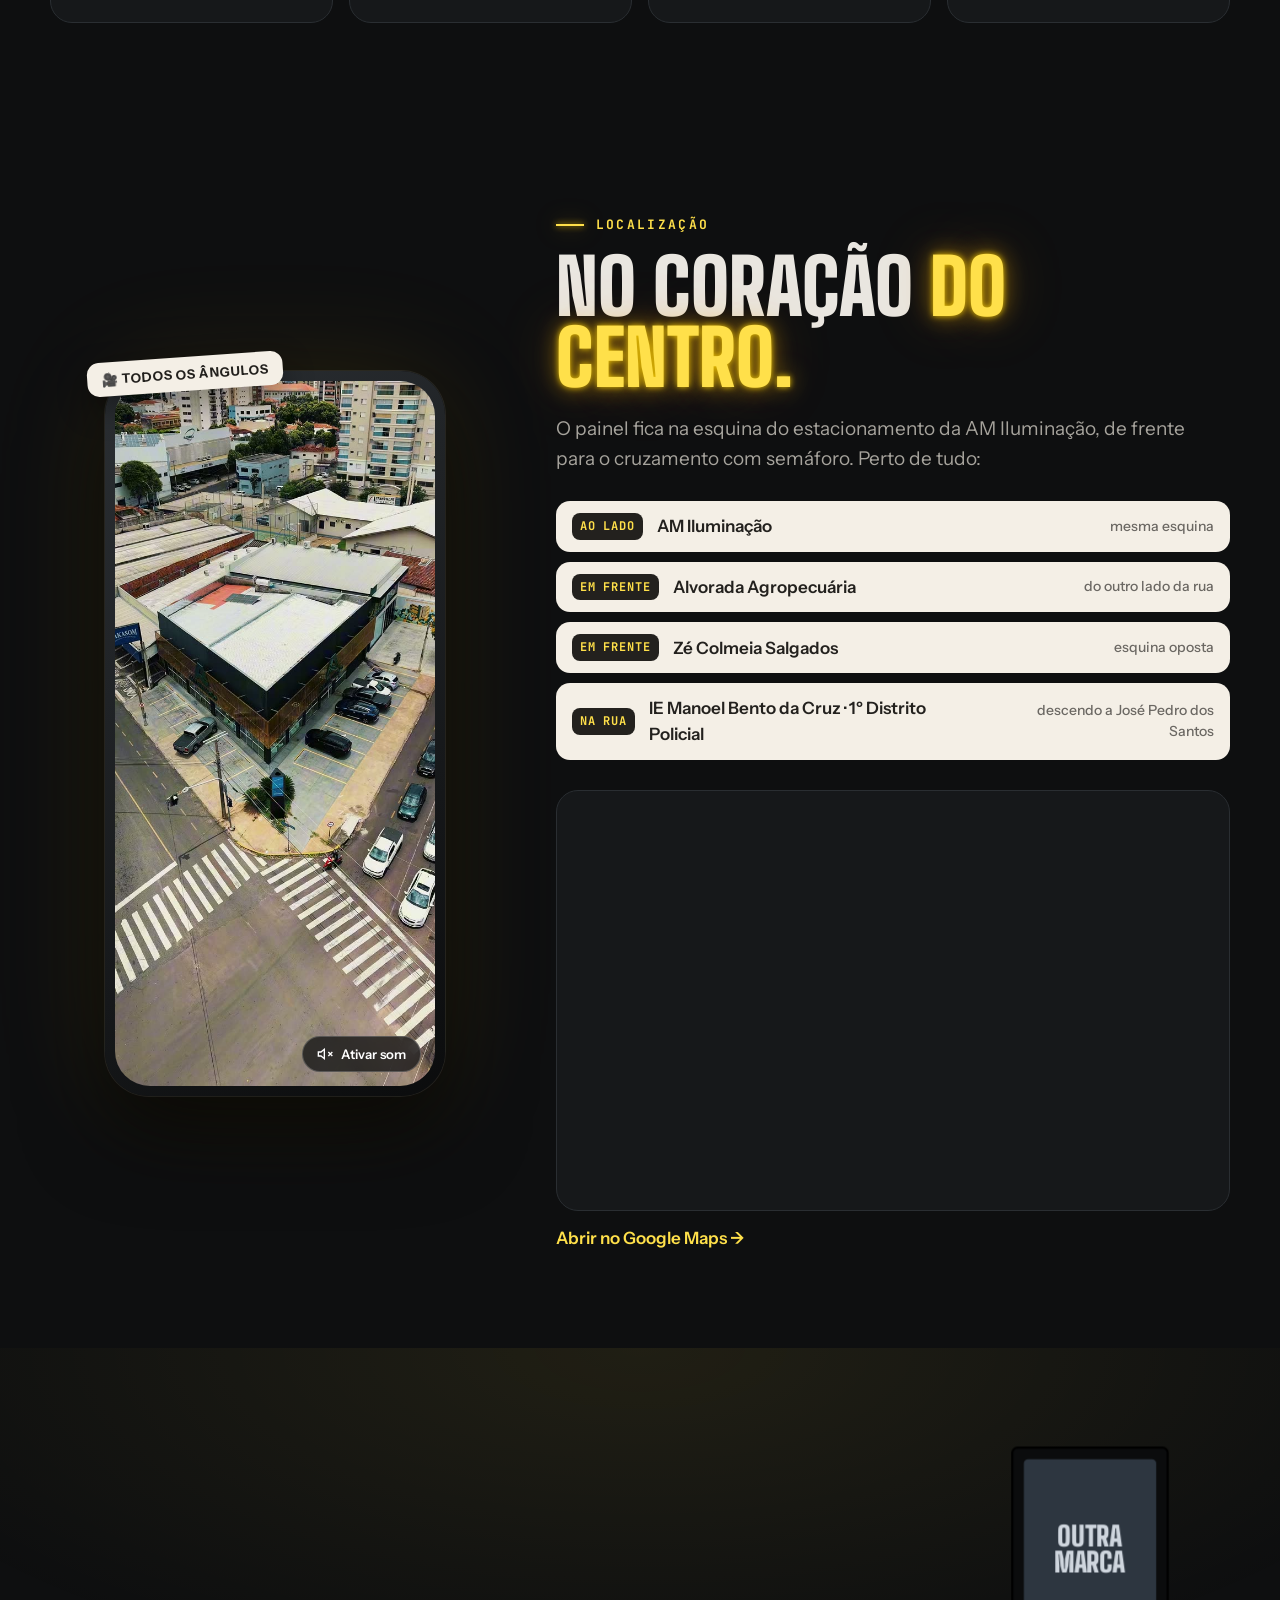
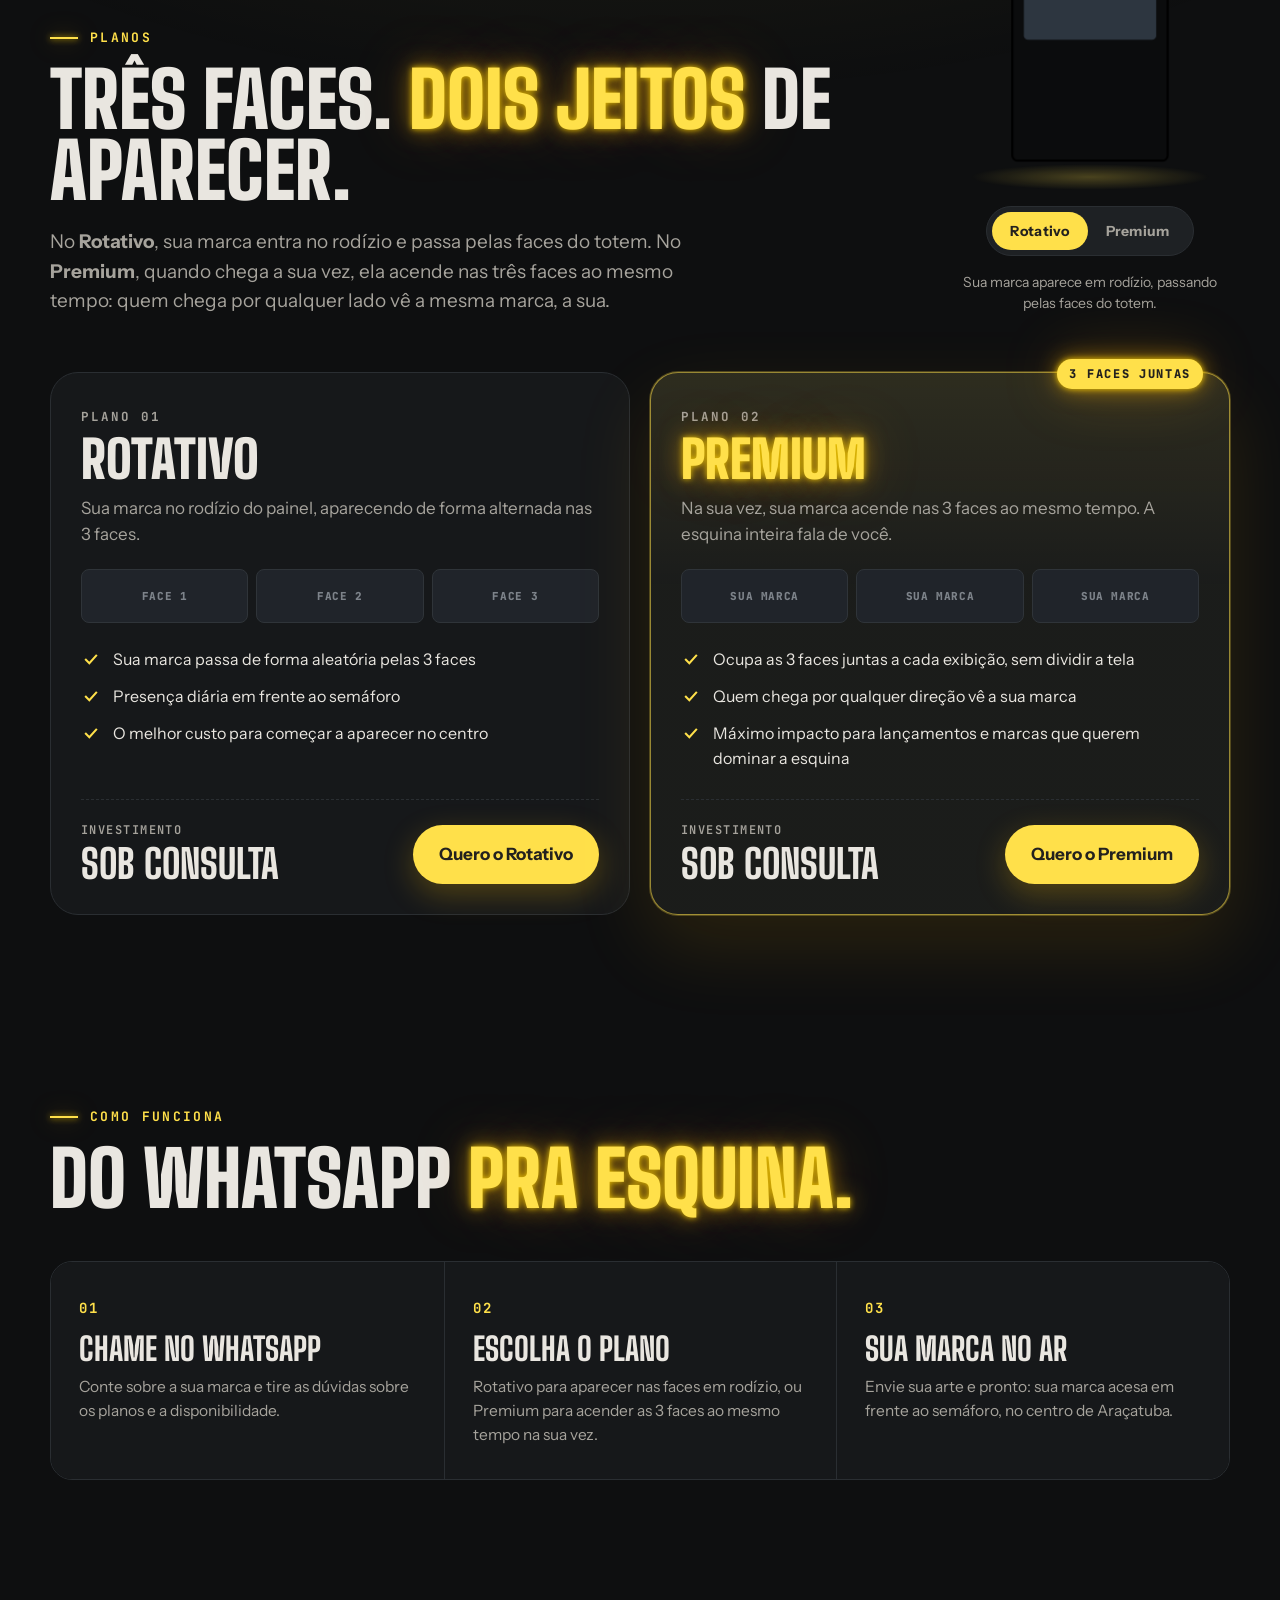
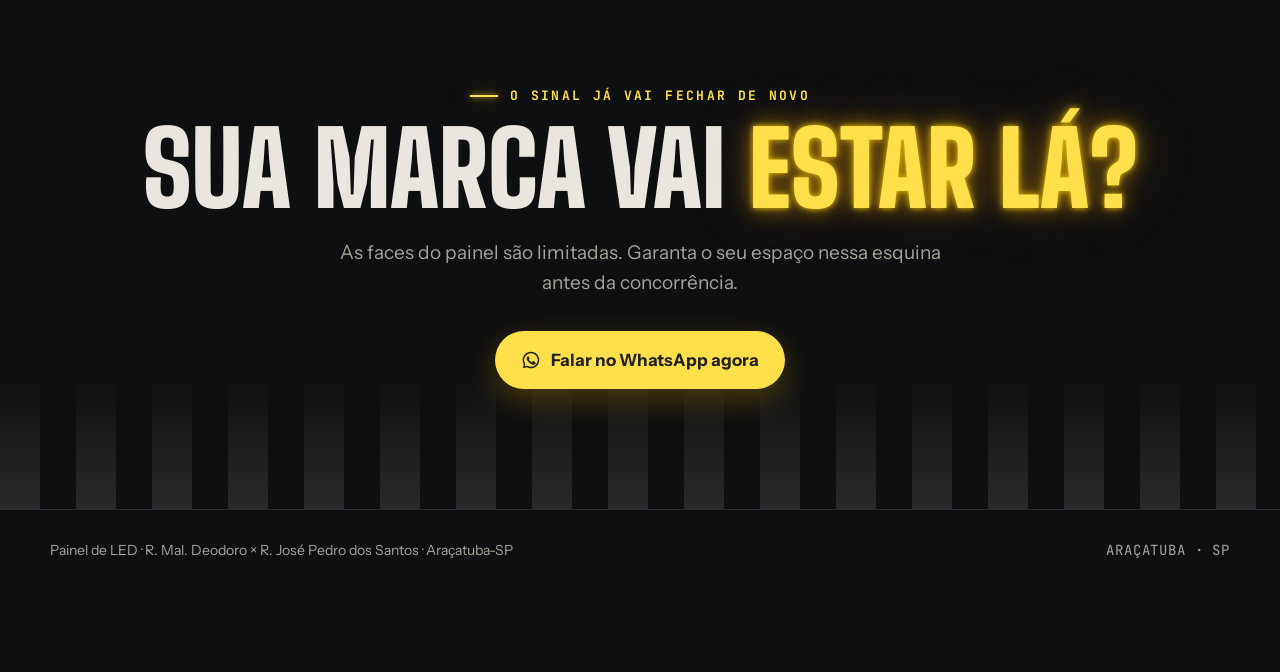
<file: painel-led/index.html>
<!doctype html>
<html lang="pt-BR">
<head>
<meta charset="utf-8">
<meta name="viewport" content="width=device-width, initial-scale=1, viewport-fit=cover">
<title>Painel de LED · Mal. Deodoro × José Pedro dos Santos · Araçatuba</title>
<meta name="description" content="Anuncie no totem de LED de 3 faces em frente ao semáforo da Rua Marechal Deodoro com a José Pedro dos Santos, centro de Araçatuba-SP.">
<meta property="og:title" content="Quando o sinal fecha, todo mundo olha pra cá.">
<meta property="og:description" content="Totem de LED de 3 faces em frente ao semáforo — centro de Araçatuba. Planos Rotativo e Premium.">
<meta property="og:image" content="https://links.btecgames.com/painel-led/assets/og.jpg">
<meta property="og:type" content="website">
<meta name="theme-color" content="#0E0F10">
<meta name="robots" content="noindex">  <!-- prévia para aprovação: remover quando for a versão final -->
<link rel="preconnect" href="https://fonts.googleapis.com">
<link rel="preconnect" href="https://fonts.gstatic.com" crossorigin>
<link href="https://fonts.googleapis.com/css2?family=Big+Shoulders+Display:wght@600;800;900&family=Instrument+Sans:wght@400;500;600;700&family=JetBrains+Mono:wght@500;700&display=swap" rel="stylesheet">
<style>
  :root{
    --asfalto:#0E0F10;
    --asfalto-2:#16181A;
    --asfalto-3:#1E2124;
    --linha:#2A2E32;
    --neon:#FFE04A;
    --neon-2:#FFB800;
    --creme:#F4EFE6;
    --tinta:#23211E;
    --placa:#1F4FA8;
    --vermelho:#FF3B30;
    --verde:#2BD46A;
    --texto:#E9E6E0;
    --texto-2:#A6A39C;
    --display:"Big Shoulders Display", Impact, sans-serif;
    --corpo:"Instrument Sans", "Segoe UI", sans-serif;
    --mono:"JetBrains Mono", Consolas, monospace;
    --glow:0 0 6px rgba(255,212,0,.9), 0 0 22px rgba(255,180,0,.55), 0 0 60px rgba(255,170,0,.25);
    --raio:22px;
  }
  *{box-sizing:border-box;margin:0;padding:0}
  html{scroll-behavior:smooth;-webkit-text-size-adjust:100%}
  body{
    background:var(--asfalto);
    color:var(--texto);
    font-family:var(--corpo);
    font-size:17px;
    line-height:1.55;
    overflow-x:hidden;
  }
  /* grão de asfalto */
  body::before{
    content:"";position:fixed;inset:0;pointer-events:none;z-index:0;opacity:.09;
    background-image:url("data:image/svg+xml,%3Csvg xmlns='http://www.w3.org/2000/svg' width='180' height='180'%3E%3Cfilter id='n'%3E%3CfeTurbulence type='fractalNoise' baseFrequency='.9' numOctaves='3' stitchTiles='stitch'/%3E%3C/filter%3E%3Crect width='100%25' height='100%25' filter='url(%23n)'/%3E%3C/svg%3E");
  }
  main,header,footer{position:relative;z-index:1}
  a{color:inherit}
  img,video{display:block;max-width:100%}
  .wrap{width:min(1180px,100% - 32px);margin-inline:auto}
  .mono{font-family:var(--mono);letter-spacing:.06em}

  /* ---------- topo */
  .topo{
    position:sticky;top:0;z-index:30;
    backdrop-filter:blur(14px);-webkit-backdrop-filter:blur(14px);
    background:rgba(14,15,16,.72);
    border-bottom:1px solid rgba(255,255,255,.06);
  }
  .topo .wrap{display:flex;align-items:center;justify-content:space-between;height:64px;gap:12px}
  .marca{display:flex;align-items:center;gap:10px;text-decoration:none;font-family:var(--display);font-weight:800;font-size:22px;letter-spacing:.04em;text-transform:uppercase}
  .marca b{color:var(--neon);text-shadow:var(--glow)}
  .semaforo{display:inline-flex;flex-direction:column;gap:3px;padding:4px 3px;background:#000;border-radius:6px;border:1px solid #333}
  .semaforo i{width:7px;height:7px;border-radius:50%;background:#2a2a2a}
  .semaforo i:nth-child(1){animation:luz-v 6s infinite}
  .semaforo i:nth-child(2){animation:luz-a 6s infinite}
  .semaforo i:nth-child(3){animation:luz-g 6s infinite}
  @keyframes luz-v{0%,45%{background:var(--vermelho);box-shadow:0 0 8px var(--vermelho)}46%,100%{background:#2a2a2a;box-shadow:none}}
  @keyframes luz-a{0%,45%,100%{background:#2a2a2a;box-shadow:none}46%,55%{background:var(--neon-2);box-shadow:0 0 8px var(--neon-2)}56%{background:#2a2a2a}}
  @keyframes luz-g{0%,55%{background:#2a2a2a;box-shadow:none}56%,99%{background:var(--verde);box-shadow:0 0 8px var(--verde)}}

  .btn{
    --bg:var(--neon);
    display:inline-flex;align-items:center;justify-content:center;gap:10px;
    font-family:var(--corpo);font-weight:700;font-size:17px;text-decoration:none;
    color:var(--tinta);background:var(--bg);
    padding:16px 26px;border-radius:999px;border:0;cursor:pointer;
    box-shadow:0 0 0 0 rgba(255,224,74,.0), 0 10px 30px rgba(255,190,0,.25);
    transition:transform .2s, box-shadow .2s;
    white-space:nowrap;
  }
  .btn:hover{transform:translateY(-2px);box-shadow:0 0 0 6px rgba(255,224,74,.15),0 14px 40px rgba(255,190,0,.35)}
  .btn:focus-visible{outline:3px solid #fff;outline-offset:3px}
  .btn svg{width:20px;height:20px;flex:none}
  .btn.sec{--bg:transparent;color:var(--texto);border:1.5px solid rgba(255,255,255,.25);box-shadow:none}
  .btn.sec:hover{border-color:var(--neon);color:var(--neon)}
  .btn.peq{padding:10px 16px;font-size:15px}

  /* ---------- hero */
  .hero{padding:48px 0 40px;position:relative}
  .hero .wrap{display:grid;grid-template-columns:1.15fr .85fr;gap:56px;align-items:center}
  .etiqueta{
    display:inline-flex;align-items:center;gap:10px;
    font-family:var(--mono);font-size:12.5px;font-weight:700;letter-spacing:.14em;text-transform:uppercase;
    color:var(--neon);border:1px solid rgba(255,224,74,.35);background:rgba(255,224,74,.06);
    padding:8px 14px;border-radius:999px;margin-bottom:22px;
  }
  .etiqueta .ponto{width:8px;height:8px;border-radius:50%;background:var(--vermelho);box-shadow:0 0 10px var(--vermelho);animation:pisca 1.6s infinite}
  @keyframes pisca{50%{opacity:.25}}
  h1{
    font-family:var(--display);font-weight:900;text-transform:uppercase;
    font-size:clamp(52px,8.4vw,112px);line-height:.88;letter-spacing:-.005em;
  }
  h1 .neon{color:var(--neon);text-shadow:var(--glow);display:block}
  .hero p.sub{font-size:clamp(17px,1.6vw,20px);color:var(--texto-2);max-width:560px;margin:26px 0 30px}
  .hero p.sub strong{color:var(--texto);font-weight:600}
  .acoes{display:flex;flex-wrap:wrap;gap:12px}
  .placas{display:flex;flex-wrap:wrap;gap:10px;margin-top:34px}
  .placa{
    font-family:var(--corpo);font-weight:700;font-size:13px;letter-spacing:.04em;text-transform:uppercase;
    background:var(--placa);color:#fff;border:2px solid #fff;border-radius:6px;padding:6px 12px;
    box-shadow:0 0 0 3px var(--placa);
  }
  .placa small{display:block;font-size:10px;font-weight:600;opacity:.8;letter-spacing:.1em}

  /* celular com vídeo */
  .celular{
    position:relative;justify-self:center;width:min(360px,100%);aspect-ratio:9/19.2;
    border-radius:44px;padding:10px;background:linear-gradient(145deg,#2b2f33,#0b0c0d);
    box-shadow:0 0 0 1px rgba(255,255,255,.08), 0 40px 80px rgba(0,0,0,.6), 0 0 120px rgba(255,200,0,.12);
  }
  .celular video{width:100%;height:100%;object-fit:cover;border-radius:35px;background:#000}
  .celular .som{
    position:absolute;right:24px;bottom:24px;z-index:2;
    display:flex;align-items:center;gap:8px;
    background:rgba(14,15,16,.75);backdrop-filter:blur(8px);-webkit-backdrop-filter:blur(8px);
    color:#fff;border:1px solid rgba(255,255,255,.2);border-radius:999px;padding:9px 14px;
    font:600 13px var(--corpo);cursor:pointer;
  }
  .celular .som svg{width:16px;height:16px}
  .celular .rotulo{
    position:absolute;left:-18px;top:-14px;z-index:2;transform:rotate(-4deg);
    background:var(--creme);color:var(--tinta);font:800 13px var(--corpo);letter-spacing:.08em;text-transform:uppercase;
    padding:9px 14px;border-radius:12px;box-shadow:0 12px 30px rgba(0,0,0,.4);
  }

  /* ---------- faixa de pedestre / letreiro */
  .faixa{
    position:relative;overflow:hidden;border-block:1px solid var(--linha);
    background:var(--asfalto-2);padding:18px 0;
  }
  .faixa::before,.faixa::after{content:"";position:absolute;left:0;right:0;height:6px;
    background:repeating-linear-gradient(90deg,#e9e6e0 0 34px,transparent 34px 60px);opacity:.14}
  .faixa::before{top:0}.faixa::after{bottom:0}
  .letreiro{display:flex;gap:48px;width:max-content;animation:corre 32s linear infinite}
  .letreiro span{font-family:var(--display);font-weight:800;font-size:28px;text-transform:uppercase;letter-spacing:.04em;white-space:nowrap;display:flex;align-items:center;gap:48px}
  .letreiro span::after{content:"";width:10px;height:10px;border-radius:50%;background:var(--neon);box-shadow:var(--glow)}
  @keyframes corre{to{transform:translateX(-50%)}}

  /* ---------- seções */
  section{padding:96px 0}
  .kicker{font-family:var(--mono);font-size:13px;font-weight:700;letter-spacing:.18em;text-transform:uppercase;color:var(--neon);margin-bottom:16px;display:flex;align-items:center;gap:12px}
  .kicker::before{content:"";width:28px;height:2px;background:var(--neon);box-shadow:var(--glow)}
  h2{font-family:var(--display);font-weight:900;text-transform:uppercase;font-size:clamp(42px,6vw,78px);line-height:.92;margin-bottom:22px}
  h2 em{font-style:normal;color:var(--neon);text-shadow:var(--glow)}
  .lead{color:var(--texto-2);font-size:clamp(17px,1.5vw,19px);max-width:640px}

  /* motivos */
  .motivos{display:grid;grid-template-columns:repeat(4,1fr);gap:16px;margin-top:48px}
  .motivo{
    position:relative;background:var(--asfalto-2);border:1px solid var(--linha);border-radius:var(--raio);
    padding:28px 24px 26px;overflow:hidden;transition:border-color .3s, transform .3s;
  }
  .motivo:hover{border-color:rgba(255,224,74,.5);transform:translateY(-4px)}
  .motivo .num{font-family:var(--display);font-weight:900;font-size:76px;line-height:.8;color:transparent;-webkit-text-stroke:1.5px rgba(255,224,74,.55);margin-bottom:18px}
  .motivo h3{font-family:var(--corpo);font-weight:700;font-size:20px;line-height:1.2;margin-bottom:10px}
  .motivo p{color:var(--texto-2);font-size:15.5px}

  /* local */
  .local .wrap{display:grid;grid-template-columns:.8fr 1.2fr;gap:56px;align-items:center}
  .local .celular{width:min(340px,100%)}
  .ref-lista{list-style:none;margin:28px 0 30px;display:grid;gap:10px}
  .ref-lista li{
    display:flex;align-items:center;gap:14px;background:var(--creme);color:var(--tinta);
    border-radius:14px;padding:12px 16px;font-weight:600;
  }
  .ref-lista li b{font-family:var(--mono);font-size:12px;letter-spacing:.08em;background:var(--tinta);color:var(--neon);border-radius:8px;padding:4px 8px;flex:none}
  .ref-lista li span{opacity:.65;font-weight:500;font-size:14px;margin-left:auto;text-align:right}
  .mapa{border-radius:var(--raio);overflow:hidden;border:1px solid var(--linha);aspect-ratio:16/10;background:var(--asfalto-2);position:relative}
  .mapa iframe{width:100%;height:100%;border:0;filter:grayscale(.35) contrast(1.05)}
  .mapa-link{display:inline-flex;margin-top:14px;font-weight:600;color:var(--neon);text-decoration:none;gap:8px;align-items:center}
  .mapa-link:hover{text-decoration:underline}

  /* planos */
  .planos{background:radial-gradient(1200px 500px at 50% 0%,rgba(255,224,74,.08),transparent 70%)}
  .planos-topo{display:grid;grid-template-columns:1fr auto;gap:40px;align-items:end}
  .palco{display:flex;flex-direction:column;align-items:center;gap:16px}
  .totem3d{width:200px;height:300px;perspective:900px;margin:10px auto 0}
  .prisma{position:relative;width:100%;height:100%;transform-style:preserve-3d;animation:gira 12s linear infinite}
  @keyframes gira{from{transform:rotateX(-12deg) rotateY(0deg)}to{transform:rotateX(-12deg) rotateY(-360deg)}}
  .face{
    position:absolute;inset:0 0 0 0;width:150px;left:25px;
    border-radius:6px;background:#0b0c0d;border:2px solid #000;
    display:flex;flex-direction:column;
    backface-visibility:hidden;-webkit-backface-visibility:hidden;
  }
  .face:nth-child(1){transform:rotateY(0deg) translateZ(43.3px)}
  .face:nth-child(2){transform:rotateY(120deg) translateZ(43.3px)}
  .face:nth-child(3){transform:rotateY(240deg) translateZ(43.3px)}
  .tela{
    margin:10px 10px 0;height:58%;border-radius:4px;
    display:flex;align-items:center;justify-content:center;text-align:center;
    font-family:var(--display);font-weight:900;font-size:26px;line-height:.95;text-transform:uppercase;padding:8px;
    transition:background .5s, color .5s, box-shadow .5s;
    background:#20242a;color:#6f757d;
  }
  .tela.sua{background:var(--neon);color:var(--tinta);box-shadow:0 0 18px rgba(255,212,0,.8),0 0 50px rgba(255,170,0,.4)}
  .tela.outra{background:#2d3640;color:#cfd6de}
  .face .pe{flex:1}
  .chao{width:240px;height:26px;margin-top:-6px;border-radius:50%;background:radial-gradient(closest-side,rgba(255,224,74,.25),transparent)}
  .alterna{display:inline-flex;background:var(--asfalto-3);border:1px solid var(--linha);border-radius:999px;padding:5px}
  .alterna button{font:700 14px var(--corpo);letter-spacing:.02em;color:var(--texto-2);background:transparent;border:0;border-radius:999px;padding:10px 18px;cursor:pointer}
  .alterna button[aria-pressed="true"]{background:var(--neon);color:var(--tinta)}
  .alterna button:focus-visible{outline:2px solid #fff;outline-offset:2px}
  .legenda-totem{font-size:14px;color:var(--texto-2);text-align:center;max-width:280px;min-height:44px}

  .cartoes{display:grid;grid-template-columns:1fr 1fr;gap:20px;margin-top:56px}
  .plano{
    position:relative;border-radius:28px;padding:34px 30px 30px;background:var(--asfalto-2);border:1px solid var(--linha);
    display:flex;flex-direction:column;
  }
  .plano.premium{
    background:linear-gradient(180deg,rgba(255,224,74,.10),rgba(255,224,74,.02) 40%),var(--asfalto-2);
    border-color:rgba(255,224,74,.55);
    box-shadow:0 0 0 1px rgba(255,224,74,.25), 0 30px 80px rgba(255,180,0,.12);
  }
  .selo{position:absolute;top:-14px;right:26px;background:var(--neon);color:var(--tinta);font:800 12px var(--mono);letter-spacing:.14em;text-transform:uppercase;padding:7px 12px;border-radius:999px;box-shadow:var(--glow)}
  .plano .tipo{font-family:var(--mono);font-size:12.5px;font-weight:700;letter-spacing:.16em;text-transform:uppercase;color:var(--texto-2)}
  .plano h3{font-family:var(--display);font-weight:900;font-size:52px;line-height:.9;text-transform:uppercase;margin:10px 0 12px}
  .plano.premium h3{color:var(--neon);text-shadow:var(--glow)}
  .plano .resumo{color:var(--texto-2);margin-bottom:22px}
  .faces-mini{display:flex;gap:8px;margin-bottom:24px}
  .faces-mini i{flex:1;height:54px;border-radius:8px;background:#20242a;border:1px solid #2f3439;display:flex;align-items:center;justify-content:center;font:800 11px var(--mono);letter-spacing:.06em;color:#7d838a;font-style:normal}
  .faces-mini i.sua{background:var(--neon);color:var(--tinta);border-color:var(--neon);box-shadow:0 0 14px rgba(255,212,0,.55)}
  .plano.rotativo .faces-mini i{animation:roda 4.5s infinite}
  .plano.rotativo .faces-mini i:nth-child(2){animation-delay:1.5s}
  .plano.rotativo .faces-mini i:nth-child(3){animation-delay:3s}
  .plano.premium .faces-mini i{animation:juntas 4.5s infinite}
  @keyframes juntas{0%,45%{background:var(--neon);color:var(--tinta);border-color:var(--neon);box-shadow:0 0 14px rgba(255,212,0,.55)}50%,100%{background:#20242a;color:#7d838a;border-color:#2f3439;box-shadow:none}}
  @keyframes roda{0%,30%{background:var(--neon);color:var(--tinta);border-color:var(--neon);box-shadow:0 0 14px rgba(255,212,0,.55)}34%,100%{background:#20242a;color:#7d838a;border-color:#2f3439;box-shadow:none}}
  .plano ul{list-style:none;display:grid;gap:12px;margin-bottom:28px}
  .plano li{display:flex;gap:12px;align-items:flex-start;font-size:16px}
  .plano li svg{flex:none;width:20px;height:20px;margin-top:2px;color:var(--neon)}
  .preco{margin-top:auto;padding-top:22px;border-top:1px dashed var(--linha);display:flex;align-items:flex-end;justify-content:space-between;gap:16px;flex-wrap:wrap}
  .preco .valor{font-family:var(--display);font-weight:800;font-size:40px;line-height:1;text-transform:uppercase}
  .preco .valor small{display:block;font:600 12px var(--mono);letter-spacing:.12em;color:var(--texto-2);margin-bottom:6px}

  /* passos */
  .passos{display:grid;grid-template-columns:repeat(3,1fr);gap:0;margin-top:48px;counter-reset:p;border:1px solid var(--linha);border-radius:var(--raio);overflow:hidden}
  .passo{padding:32px 28px;background:var(--asfalto-2);position:relative}
  .passo + .passo{border-left:1px solid var(--linha)}
  .passo::before{counter-increment:p;content:"0" counter(p);font-family:var(--mono);font-weight:700;color:var(--neon);font-size:14px;letter-spacing:.14em}
  .passo h3{font-family:var(--display);font-weight:800;font-size:32px;text-transform:uppercase;line-height:1;margin:12px 0 10px}
  .passo p{color:var(--texto-2);font-size:15.5px}

  /* chamada final */
  .final{text-align:center;padding:110px 0 120px;position:relative;overflow:hidden}
  .final::before{content:"";position:absolute;inset:auto 0 0 0;height:140px;opacity:.12;
    background:repeating-linear-gradient(90deg,#e9e6e0 0 40px,transparent 40px 76px);
    -webkit-mask:linear-gradient(transparent,#000);mask:linear-gradient(transparent,#000)}
  .final h2{font-size:clamp(46px,8vw,110px);max-width:1000px;margin-inline:auto}
  .final .lead{margin:0 auto 34px}

  footer{border-top:1px solid var(--linha);padding:30px 0 110px;color:var(--texto-2);font-size:14px}
  footer .wrap{display:flex;justify-content:space-between;gap:16px;flex-wrap:wrap}

  /* barra fixa no celular */
  .barra-cel{display:none}

  /* revelação ao rolar */
  .rev{opacity:0;transform:translateY(26px);transition:opacity .8s cubic-bezier(.2,.7,.2,1), transform .8s cubic-bezier(.2,.7,.2,1)}
  .rev.on{opacity:1;transform:none}
  .hero .rev{transition-delay:var(--d,0s)}

  @media (max-width: 980px){
    .hero .wrap,.local .wrap{grid-template-columns:1fr;gap:44px}
    .motivos{grid-template-columns:1fr 1fr}
    .planos-topo{grid-template-columns:1fr}
    .local .celular{order:2}
  }
  @media (max-width: 680px){
    body{font-size:16px}
    section{padding:72px 0}
    .hero{padding:28px 0 36px}
    .topo .btn{display:none}
    .motivos{grid-template-columns:1fr}
    .cartoes{grid-template-columns:1fr;gap:34px}
    .passos{grid-template-columns:1fr}
    .passo + .passo{border-left:0;border-top:1px solid var(--linha)}
    .acoes .btn{flex:1 1 100%}
    .celular{width:min(320px,88%)}
    .celular .rotulo{left:6px}
    .plano{padding:30px 22px 24px}
    .plano h3{font-size:46px}
    .ref-lista li span{display:none}
    .barra-cel{
      display:flex;position:fixed;left:12px;right:12px;bottom:calc(12px + env(safe-area-inset-bottom));z-index:40;
      transform:translateY(140%);transition:transform .4s cubic-bezier(.2,.7,.2,1);
    }
    .barra-cel.on{transform:none}
    .barra-cel .btn{flex:1;box-shadow:0 10px 40px rgba(0,0,0,.6),0 0 30px rgba(255,200,0,.35)}
  }
  @media (prefers-reduced-motion: reduce){
    *,*::before,*::after{animation:none!important;transition:none!important}
    .rev{opacity:1;transform:none}
  }
</style>
</head>
<body>

<!--
  CONFIGURAÇÃO — preencha aqui:
  whatsapp: só números, com 55 + DDD. Ex.: "5518999999999"
  precoRotativo / precoPremium: texto do preço. Ex.: "R$ 490" (vazio = "Sob consulta")
-->
<script>
  window.PAINEL = {
    whatsapp: "5518997658455",
    precoRotativo: "",
    precoPremium: "",
    periodo: "/mês"
  };
</script>

<header class="topo">
  <div class="wrap">
    <a class="marca" href="#" aria-label="Painel de LED Araçatuba, início">
      <span class="semaforo" aria-hidden="true"><i></i><i></i><i></i></span>
      Painel <b>LED</b>
    </a>
    <a class="btn peq js-zap" data-plano="" href="#planos">
      <svg viewBox="0 0 24 24" fill="currentColor" aria-hidden="true"><path d="M12 2a10 10 0 0 0-8.6 15.1L2 22l5-1.3A10 10 0 1 0 12 2Zm0 18.2c-1.5 0-3-.4-4.3-1.2l-.3-.2-3 .8.8-2.9-.2-.3A8.2 8.2 0 1 1 12 20.2Zm4.5-6.1c-.2-.1-1.5-.7-1.7-.8-.2-.1-.4-.1-.6.1l-.8 1c-.1.2-.3.2-.5.1a6.7 6.7 0 0 1-3.3-2.9c-.3-.4.2-.4.7-1.3.1-.2 0-.3 0-.4l-.8-1.8c-.2-.5-.4-.4-.6-.4h-.5a1 1 0 0 0-.7.3c-.2.3-.9.9-.9 2.2s1 2.6 1.1 2.7c.1.2 1.9 2.9 4.6 4.1 1.7.7 2.4.8 3.2.7.5-.1 1.5-.6 1.7-1.2.2-.6.2-1.1.2-1.2-.1-.1-.3-.2-.5-.3Z"/></svg>
      Quero anunciar
    </a>
  </div>
</header>

<main>
  <!-- HERO -->
  <section class="hero" aria-labelledby="h-hero">
    <div class="wrap">
      <div>
        <div class="etiqueta rev on" style="--d:.05s"><span class="ponto" aria-hidden="true"></span>Centro de Araçatuba · SP</div>
        <h1 id="h-hero" class="rev" style="--d:.15s">Quando o sinal fecha, <span class="neon">todo mundo olha pra cá.</span></h1>
        <p class="sub rev" style="--d:.3s">Totem de LED com <strong>3 faces</strong>, na esquina da <strong>Rua Marechal Deodoro com a José Pedro dos Santos</strong>, bem em frente ao semáforo. Quem para no vermelho fica de frente para a sua marca.</p>
        <div class="acoes rev" style="--d:.42s">
          <a class="btn js-zap" data-plano="" href="#planos">
            <svg viewBox="0 0 24 24" fill="currentColor" aria-hidden="true"><path d="M12 2a10 10 0 0 0-8.6 15.1L2 22l5-1.3A10 10 0 1 0 12 2Zm0 18.2c-1.5 0-3-.4-4.3-1.2l-.3-.2-3 .8.8-2.9-.2-.3A8.2 8.2 0 1 1 12 20.2Zm4.5-6.1c-.2-.1-1.5-.7-1.7-.8-.2-.1-.4-.1-.6.1l-.8 1c-.1.2-.3.2-.5.1a6.7 6.7 0 0 1-3.3-2.9c-.3-.4.2-.4.7-1.3.1-.2 0-.3 0-.4l-.8-1.8c-.2-.5-.4-.4-.6-.4h-.5a1 1 0 0 0-.7.3c-.2.3-.9.9-.9 2.2s1 2.6 1.1 2.7c.1.2 1.9 2.9 4.6 4.1 1.7.7 2.4.8 3.2.7.5-.1 1.5-.6 1.7-1.2.2-.6.2-1.1.2-1.2-.1-.1-.3-.2-.5-.3Z"/></svg>
            Quero anunciar aqui
          </a>
          <a class="btn sec" href="#planos">Ver planos</a>
        </div>
        <div class="placas rev" style="--d:.55s" aria-label="Ruas do cruzamento">
          <span class="placa"><small>Rua</small>Marechal Deodoro</span>
          <span class="placa"><small>Rua</small>José Pedro dos Santos</span>
        </div>
      </div>

      <div class="celular rev" style="--d:.25s">
        <span class="rotulo">📍 Veja onde fica</span>
        <video class="js-video" src="assets/video-mapa.mp4" poster="assets/poster-mapa.jpg" autoplay muted loop playsinline preload="metadata" aria-label="Vídeo de drone mostrando a localização do painel de LED"></video>
        <button class="som js-som" type="button" aria-label="Ativar som do vídeo">
          <svg viewBox="0 0 24 24" fill="none" stroke="currentColor" stroke-width="2" aria-hidden="true"><path d="M11 5 6 9H2v6h4l5 4V5Z"/><path class="onda" d="m23 9-6 6M17 9l6 6"/></svg>
          <span>Ativar som</span>
        </button>
      </div>
    </div>
  </section>

  <!-- LETREIRO -->
  <div class="faixa" aria-hidden="true">
    <div class="letreiro">
      <span>Em frente ao semáforo</span><span>3 faces de LED</span><span>Esquina de duas vias</span><span>Ao lado da AM Iluminação</span><span>Centro de Araçatuba</span>
      <span>Em frente ao semáforo</span><span>3 faces de LED</span><span>Esquina de duas vias</span><span>Ao lado da AM Iluminação</span><span>Centro de Araçatuba</span>
    </div>
  </div>

  <!-- POR QUE -->
  <section aria-labelledby="h-porque">
    <div class="wrap">
      <div class="kicker rev">Por que esse ponto</div>
      <h2 id="h-porque" class="rev">Não é só um painel. <em>É a esquina.</em></h2>
      <p class="lead rev">Outdoor de rua passa rápido. Aqui o trânsito para, o motorista olha para a frente e a sua marca está lá, acesa, a poucos metros.</p>
      <div class="motivos">
        <article class="motivo rev">
          <div class="num">01</div>
          <h3>Bem em frente ao semáforo</h3>
          <p>A cada sinal vermelho, carros e motos param de frente para o painel. É tempo de tela que outdoor nenhum consegue.</p>
        </article>
        <article class="motivo rev">
          <div class="num">02</div>
          <h3>Esquina de duas vias</h3>
          <p>Cruzamento da Marechal Deodoro com a José Pedro dos Santos: fluxo chegando por mais de uma direção, o dia inteiro.</p>
        </article>
        <article class="motivo rev">
          <div class="num">03</div>
          <h3>Três faces de LED</h3>
          <p>O totem tem três telas, uma para cada lado. Quem vem de qualquer direção encontra uma face virada para si.</p>
        </article>
        <article class="motivo rev">
          <div class="num">04</div>
          <h3>Ponto de referência</h3>
          <p>Ao lado da AM Iluminação, de frente para a Alvorada Agropecuária e a Zé Colmeia Salgados. Todo mundo sabe onde é.</p>
        </article>
      </div>
    </div>
  </section>

  <!-- LOCAL -->
  <section class="local" aria-labelledby="h-local">
    <div class="wrap">
      <div class="celular rev">
        <span class="rotulo">🎥 Todos os ângulos</span>
        <video class="js-video" src="assets/video-angulos.mp4" poster="assets/poster-angulos.jpg" autoplay muted loop playsinline preload="metadata" aria-label="Vídeo de drone com vários ângulos do painel de LED"></video>
        <button class="som js-som" type="button" aria-label="Ativar som do vídeo">
          <svg viewBox="0 0 24 24" fill="none" stroke="currentColor" stroke-width="2" aria-hidden="true"><path d="M11 5 6 9H2v6h4l5 4V5Z"/><path class="onda" d="m23 9-6 6M17 9l6 6"/></svg>
          <span>Ativar som</span>
        </button>
      </div>
      <div>
        <div class="kicker rev">Localização</div>
        <h2 id="h-local" class="rev">No coração <em>do centro.</em></h2>
        <p class="lead rev">O painel fica na esquina do estacionamento da AM Iluminação, de frente para o cruzamento com semáforo. Perto de tudo:</p>
        <ul class="ref-lista rev">
          <li><b>AO LADO</b>AM Iluminação<span>mesma esquina</span></li>
          <li><b>EM FRENTE</b>Alvorada Agropecuária<span>do outro lado da rua</span></li>
          <li><b>EM FRENTE</b>Zé Colmeia Salgados<span>esquina oposta</span></li>
          <li><b>NA RUA</b>IE Manoel Bento da Cruz · 1º Distrito Policial<span>descendo a José Pedro dos Santos</span></li>
        </ul>
        <div class="mapa rev">
          <iframe title="Mapa do cruzamento da Rua Marechal Deodoro com a Rua José Pedro dos Santos, Araçatuba" loading="lazy" referrerpolicy="no-referrer-when-downgrade"
            src="https://www.google.com/maps?q=Rua+Marechal+Deodoro+com+Rua+Jos%C3%A9+Pedro+dos+Santos,+Ara%C3%A7atuba+-+SP&z=17&output=embed"></iframe>
        </div>
        <a class="mapa-link" target="_blank" rel="noopener" href="https://www.google.com/maps/search/?api=1&query=Rua+Marechal+Deodoro+com+Rua+Jos%C3%A9+Pedro+dos+Santos+Ara%C3%A7atuba+SP">Abrir no Google Maps →</a>
      </div>
    </div>
  </section>

  <!-- PLANOS -->
  <section class="planos" id="planos" aria-labelledby="h-planos">
    <div class="wrap">
      <div class="planos-topo">
        <div>
          <div class="kicker rev">Planos</div>
          <h2 id="h-planos" class="rev">Três faces. <em>Dois jeitos</em> de aparecer.</h2>
          <p class="lead rev">No <strong>Rotativo</strong>, sua marca entra no rodízio e passa pelas faces do totem. No <strong>Premium</strong>, quando chega a sua vez, ela acende nas três faces ao mesmo tempo: quem chega por qualquer lado vê a mesma marca, a sua.</p>
        </div>
        <div class="palco rev">
          <div class="totem3d" aria-hidden="true">
            <div class="prisma">
              <div class="face"><div class="tela" data-f="0"></div><div class="pe"></div></div>
              <div class="face"><div class="tela" data-f="1"></div><div class="pe"></div></div>
              <div class="face"><div class="tela" data-f="2"></div><div class="pe"></div></div>
            </div>
          </div>
          <div class="chao" aria-hidden="true"></div>
          <div class="alterna" role="group" aria-label="Simular plano no totem">
            <button type="button" data-modo="rotativo" aria-pressed="true">Rotativo</button>
            <button type="button" data-modo="premium" aria-pressed="false">Premium</button>
          </div>
          <p class="legenda-totem js-legenda" aria-live="polite">Sua marca aparece em rodízio, passando pelas faces do totem.</p>
        </div>
      </div>

      <div class="cartoes">
        <article class="plano rotativo rev">
          <div class="tipo">Plano 01</div>
          <h3>Rotativo</h3>
          <p class="resumo">Sua marca no rodízio do painel, aparecendo de forma alternada nas 3 faces.</p>
          <div class="faces-mini" aria-hidden="true"><i>FACE 1</i><i>FACE 2</i><i>FACE 3</i></div>
          <ul>
            <li><svg viewBox="0 0 24 24" fill="none" stroke="currentColor" stroke-width="2.5"><path d="m5 12 5 5 9-10"/></svg>Sua marca passa de forma aleatória pelas 3 faces</li>
            <li><svg viewBox="0 0 24 24" fill="none" stroke="currentColor" stroke-width="2.5"><path d="m5 12 5 5 9-10"/></svg>Presença diária em frente ao semáforo</li>
            <li><svg viewBox="0 0 24 24" fill="none" stroke="currentColor" stroke-width="2.5"><path d="m5 12 5 5 9-10"/></svg>O melhor custo para começar a aparecer no centro</li>
          </ul>
          <div class="preco">
            <div class="valor"><small>Investimento</small><span class="js-preco" data-plano="rotativo">Sob consulta</span></div>
            <a class="btn js-zap" data-plano="Rotativo" href="#planos">Quero o Rotativo</a>
          </div>
        </article>

        <article class="plano premium rev">
          <span class="selo">3 faces juntas</span>
          <div class="tipo">Plano 02</div>
          <h3>Premium</h3>
          <p class="resumo">Na sua vez, sua marca acende nas 3 faces ao mesmo tempo. A esquina inteira fala de você.</p>
          <div class="faces-mini" aria-hidden="true"><i>SUA MARCA</i><i>SUA MARCA</i><i>SUA MARCA</i></div>
          <ul>
            <li><svg viewBox="0 0 24 24" fill="none" stroke="currentColor" stroke-width="2.5"><path d="m5 12 5 5 9-10"/></svg>Ocupa as 3 faces juntas a cada exibição, sem dividir a tela</li>
            <li><svg viewBox="0 0 24 24" fill="none" stroke="currentColor" stroke-width="2.5"><path d="m5 12 5 5 9-10"/></svg>Quem chega por qualquer direção vê a sua marca</li>
            <li><svg viewBox="0 0 24 24" fill="none" stroke="currentColor" stroke-width="2.5"><path d="m5 12 5 5 9-10"/></svg>Máximo impacto para lançamentos e marcas que querem dominar a esquina</li>
          </ul>
          <div class="preco">
            <div class="valor"><small>Investimento</small><span class="js-preco" data-plano="premium">Sob consulta</span></div>
            <a class="btn js-zap" data-plano="Premium" href="#planos">Quero o Premium</a>
          </div>
        </article>
      </div>
    </div>
  </section>

  <!-- COMO FUNCIONA -->
  <section aria-labelledby="h-passos">
    <div class="wrap">
      <div class="kicker rev">Como funciona</div>
      <h2 id="h-passos" class="rev">Do WhatsApp <em>pra esquina.</em></h2>
      <div class="passos rev">
        <div class="passo"><h3>Chame no WhatsApp</h3><p>Conte sobre a sua marca e tire as dúvidas sobre os planos e a disponibilidade.</p></div>
        <div class="passo"><h3>Escolha o plano</h3><p>Rotativo para aparecer nas faces em rodízio, ou Premium para acender as 3 faces ao mesmo tempo na sua vez.</p></div>
        <div class="passo"><h3>Sua marca no ar</h3><p>Envie sua arte e pronto: sua marca acesa em frente ao semáforo, no centro de Araçatuba.</p></div>
      </div>
    </div>
  </section>

  <!-- FINAL -->
  <section class="final" aria-labelledby="h-final">
    <div class="wrap">
      <div class="kicker rev" style="justify-content:center">O sinal já vai fechar de novo</div>
      <h2 id="h-final" class="rev">Sua marca vai <em>estar lá?</em></h2>
      <p class="lead rev">As faces do painel são limitadas. Garanta o seu espaço nessa esquina antes da concorrência.</p>
      <a class="btn rev js-zap" data-plano="" href="#planos">
        <svg viewBox="0 0 24 24" fill="currentColor" aria-hidden="true"><path d="M12 2a10 10 0 0 0-8.6 15.1L2 22l5-1.3A10 10 0 1 0 12 2Zm0 18.2c-1.5 0-3-.4-4.3-1.2l-.3-.2-3 .8.8-2.9-.2-.3A8.2 8.2 0 1 1 12 20.2Zm4.5-6.1c-.2-.1-1.5-.7-1.7-.8-.2-.1-.4-.1-.6.1l-.8 1c-.1.2-.3.2-.5.1a6.7 6.7 0 0 1-3.3-2.9c-.3-.4.2-.4.7-1.3.1-.2 0-.3 0-.4l-.8-1.8c-.2-.5-.4-.4-.6-.4h-.5a1 1 0 0 0-.7.3c-.2.3-.9.9-.9 2.2s1 2.6 1.1 2.7c.1.2 1.9 2.9 4.6 4.1 1.7.7 2.4.8 3.2.7.5-.1 1.5-.6 1.7-1.2.2-.6.2-1.1.2-1.2-.1-.1-.3-.2-.5-.3Z"/></svg>
        Falar no WhatsApp agora
      </a>
    </div>
  </section>
</main>

<footer>
  <div class="wrap">
    <span>Painel de LED · R. Mal. Deodoro × R. José Pedro dos Santos · Araçatuba-SP</span>
    <span class="mono">ARAÇATUBA · SP</span>
  </div>
</footer>

<div class="barra-cel js-barra">
  <a class="btn js-zap" data-plano="" href="#planos">
    <svg viewBox="0 0 24 24" fill="currentColor" aria-hidden="true"><path d="M12 2a10 10 0 0 0-8.6 15.1L2 22l5-1.3A10 10 0 1 0 12 2Zm0 18.2c-1.5 0-3-.4-4.3-1.2l-.3-.2-3 .8.8-2.9-.2-.3A8.2 8.2 0 1 1 12 20.2Zm4.5-6.1c-.2-.1-1.5-.7-1.7-.8-.2-.1-.4-.1-.6.1l-.8 1c-.1.2-.3.2-.5.1a6.7 6.7 0 0 1-3.3-2.9c-.3-.4.2-.4.7-1.3.1-.2 0-.3 0-.4l-.8-1.8c-.2-.5-.4-.4-.6-.4h-.5a1 1 0 0 0-.7.3c-.2.3-.9.9-.9 2.2s1 2.6 1.1 2.7c.1.2 1.9 2.9 4.6 4.1 1.7.7 2.4.8 3.2.7.5-.1 1.5-.6 1.7-1.2.2-.6.2-1.1.2-1.2-.1-.1-.3-.2-.5-.3Z"/></svg>
    Anunciar no painel
  </a>
</div>

<script>
(function(){
  var C = window.PAINEL || {};

  // ---- links de WhatsApp
  function linkZap(plano){
    var msg = "Olá! Vi a página do painel de LED da Mal. Deodoro com a José Pedro dos Santos e quero anunciar" + (plano ? " no plano " + plano : "") + ".";
    var num = String(C.whatsapp || "").replace(/\D/g, "");
    return "https://wa.me/" + num + "?text=" + encodeURIComponent(msg);
  }
  document.querySelectorAll(".js-zap").forEach(function(a){
    a.href = linkZap(a.getAttribute("data-plano"));
    a.target = "_blank";
    a.rel = "noopener";
  });

  // ---- preços
  document.querySelectorAll(".js-preco").forEach(function(el){
    var v = el.getAttribute("data-plano") === "premium" ? C.precoPremium : C.precoRotativo;
    if (v) el.innerHTML = v + '<span style="font-size:.5em;opacity:.7"> ' + (C.periodo || "") + "</span>";
  });

  // ---- som dos vídeos (um de cada vez)
  var videos = Array.prototype.slice.call(document.querySelectorAll(".js-video"));
  document.querySelectorAll(".js-som").forEach(function(btn){
    var v = btn.parentNode.querySelector("video");
    btn.addEventListener("click", function(){
      var ligar = v.muted;
      videos.forEach(function(o){
        o.muted = true;
        var b = o.parentNode.querySelector(".js-som");
        b.querySelector("span").textContent = "Ativar som";
        b.setAttribute("aria-label", "Ativar som do vídeo");
      });
      if (ligar){
        v.muted = false;
        if (v.paused) v.play();
        btn.querySelector("span").textContent = "Som ligado";
        btn.setAttribute("aria-label", "Desativar som do vídeo");
      }
    });
  });
  // pausa vídeos fora da tela (economiza dados no 4G)
  if ("IntersectionObserver" in window){
    var vo = new IntersectionObserver(function(es){
      es.forEach(function(e){
        if (e.isIntersecting){ var p = e.target.play(); if (p && p.catch) p.catch(function(){}); }
        else e.target.pause();
      });
    }, {threshold: .2});
    videos.forEach(function(v){ vo.observe(v); });
  }

  // ---- revelação ao rolar
  var revs = document.querySelectorAll(".rev");
  if ("IntersectionObserver" in window){
    var ro = new IntersectionObserver(function(es){
      es.forEach(function(e){ if (e.isIntersecting){ e.target.classList.add("on"); ro.unobserve(e.target); } });
    }, {threshold: .12, rootMargin: "0px 0px -6% 0px"});
    revs.forEach(function(el){ ro.observe(el); });
  } else revs.forEach(function(el){ el.classList.add("on"); });

  // ---- barra fixa no celular (aparece depois do hero)
  var barra = document.querySelector(".js-barra");
  var hero = document.querySelector(".hero");
  window.addEventListener("scroll", function(){
    barra.classList.toggle("on", hero.getBoundingClientRect().bottom < 0 && (window.innerHeight + window.scrollY) < document.body.scrollHeight - 260);
  }, {passive: true});

  // ---- totem 3D: simulação dos planos
  var telas = document.querySelectorAll(".tela");
  var legenda = document.querySelector(".js-legenda");
  var modo = "rotativo", passo = 0, timer = null;
  var outras = ["Outra marca", "Outra marca", "Outra marca"];
  function pinta(todas){
    telas.forEach(function(t, i){
      var sua = todas === true ? true : (todas === false ? false : i === passo % 3);
      t.className = "tela " + (sua ? "sua" : "outra");
      t.textContent = sua ? "Sua marca" : outras[i];
    });
  }
  function ciclo(){
    clearInterval(timer);
    var k = 0;
    if (modo === "premium"){
      // sua vez: as 3 faces juntas; depois outras marcas no rodízio
      pinta(true);
      timer = setInterval(function(){ k++; pinta(k % 4 < 2); }, 1800);
    } else {
      pinta();
      timer = setInterval(function(){
        // sorteia a próxima face (diferente da atual) = rodízio aleatório
        var n; do { n = Math.floor(Math.random() * 3); } while (n === passo % 3);
        passo = n; pinta();
      }, 1800);
    }
  }
  document.querySelectorAll(".alterna button").forEach(function(b){
    b.addEventListener("click", function(){
      modo = b.getAttribute("data-modo");
      document.querySelectorAll(".alterna button").forEach(function(o){ o.setAttribute("aria-pressed", String(o === b)); });
      legenda.textContent = modo === "premium"
        ? "Na sua vez, sua marca acende nas 3 faces juntas. Depois o rodízio continua."
        : "Sua marca aparece em rodízio, passando pelas faces do totem.";
      ciclo();
    });
  });
  ciclo();
})();
</script>
</body>
</html>
</file>
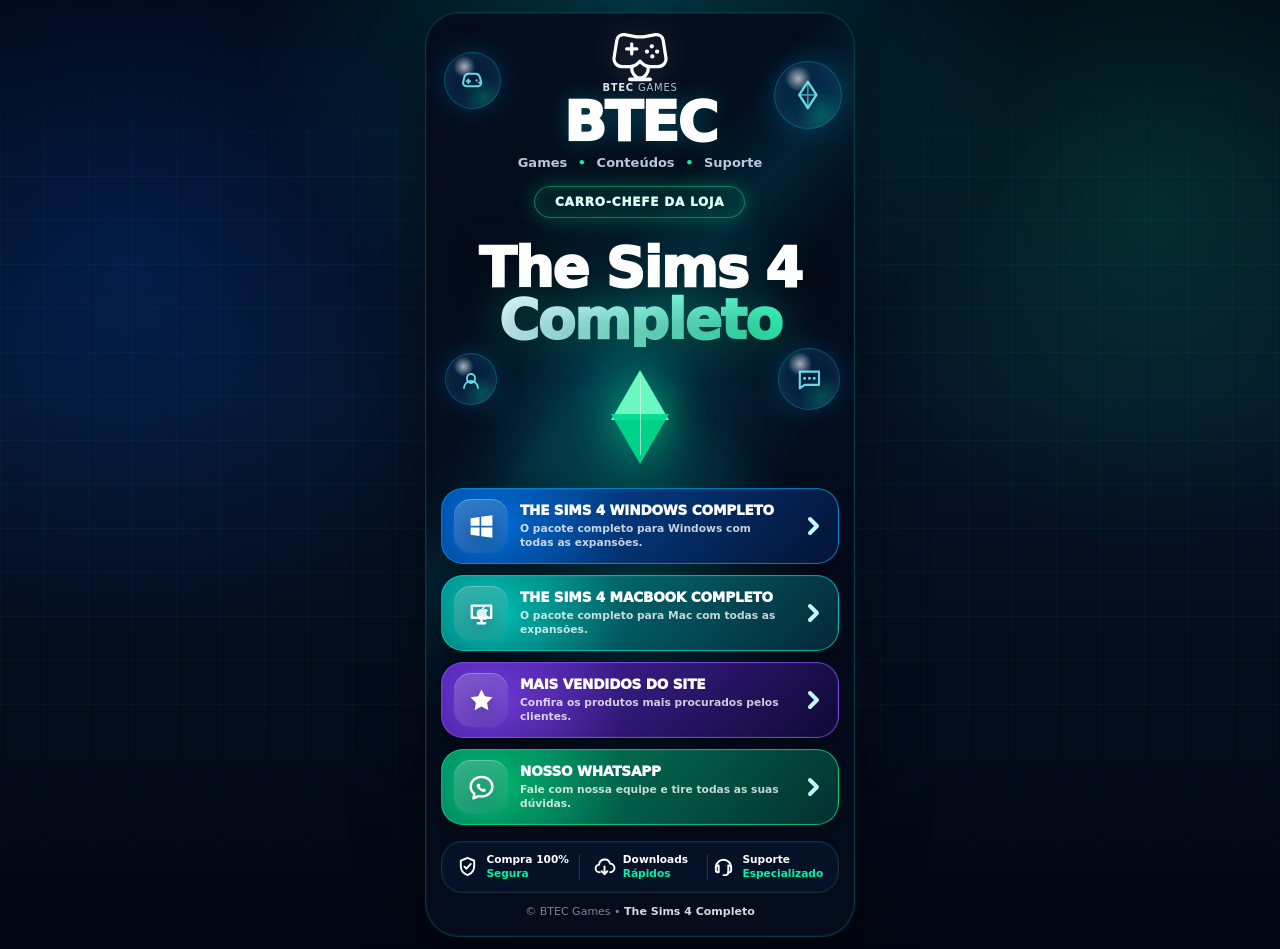
<file: landing_page_btec_prelink.html>
<!DOCTYPE html>
<html lang="pt-BR">
<head>
  <meta charset="UTF-8" />
  <meta name="viewport" content="width=device-width, initial-scale=1.0" />
  <title>BTEC Games | The Sims 4 Completo</title>
  <meta name="description" content="BTEC Games - The Sims 4 completo para Windows e MacBook. Produtos digitais, conteúdos para jogos e suporte pelo WhatsApp." />
  <meta name="theme-color" content="#030713" />

  <style>
    :root {
      --bg: #030713;
      --bg-2: #07142a;
      --cyan: #00eaff;
      --cyan-2: #00a8ff;
      --green: #00f5a0;
      --green-2: #00c985;
      --purple: #8c4dff;
      --text: #ffffff;
      --soft: #b9c7dd;
      --muted: #7f92b3;
      --glass: rgba(7, 20, 42, .74);
      --line: rgba(255, 255, 255, .12);
      --radius: 28px;
      --shadow: 0 24px 70px rgba(0, 0, 0, .45);
      --ease: cubic-bezier(.19, 1, .22, 1);
    }

    * {
      margin: 0;
      padding: 0;
      box-sizing: border-box;
    }

    html {
      scroll-behavior: smooth;
    }

    body {
      min-height: 100vh;
      font-family: Inter, ui-sans-serif, system-ui, -apple-system, BlinkMacSystemFont, "Segoe UI", Arial, sans-serif;
      color: var(--text);
      background:
        radial-gradient(circle at 50% 0%, rgba(0, 234, 255, .22), transparent 34%),
        radial-gradient(circle at 10% 28%, rgba(0, 95, 255, .18), transparent 28%),
        radial-gradient(circle at 90% 22%, rgba(0, 245, 160, .14), transparent 25%),
        linear-gradient(180deg, #020612 0%, #061225 42%, #020612 100%);
      overflow-x: hidden;
      padding: 12px;
    }

    body::before {
      content: "";
      position: fixed;
      inset: 0;
      pointer-events: none;
      background-image:
        linear-gradient(rgba(0, 234, 255, .04) 1px, transparent 1px),
        linear-gradient(90deg, rgba(0, 234, 255, .035) 1px, transparent 1px);
      background-size: 44px 44px;
      mask-image: linear-gradient(to bottom, transparent, #000 18%, #000 80%, transparent);
      z-index: -4;
    }

    .page {
      width: 100%;
      max-width: 430px;
      margin: 0 auto;
      min-height: 100vh;
      position: relative;
      display: flex;
      align-items: center;
      justify-content: center;
    }

    .bubble-field {
      position: fixed;
      inset: 0;
      overflow: hidden;
      z-index: -3;
      pointer-events: none;
    }

    .bubble {
      position: absolute;
      bottom: -120px;
      width: var(--s);
      height: var(--s);
      left: var(--x);
      border-radius: 999px;
      background:
        radial-gradient(circle at 34% 28%, rgba(255,255,255,.75), rgba(255,255,255,.08) 18%, transparent 38%),
        radial-gradient(circle at 70% 74%, rgba(0, 245, 160, .38), transparent 42%),
        rgba(0, 153, 255, .16);
      border: 1px solid rgba(0, 234, 255, .25);
      box-shadow:
        inset 0 0 18px rgba(255,255,255,.08),
        0 0 24px rgba(0, 234, 255, .22);
      animation: rise var(--d) linear infinite;
      animation-delay: var(--delay);
      opacity: var(--o);
      filter: blur(var(--blur));
    }

    @keyframes rise {
      0% { transform: translate3d(0, 0, 0) scale(.85); opacity: 0; }
      10% { opacity: var(--o); }
      75% { opacity: var(--o); }
      100% { transform: translate3d(var(--drift), -118vh, 0) scale(1.16); opacity: 0; }
    }

    .stage {
      width: 100%;
      position: relative;
      overflow: hidden;
      border-radius: 34px;
      border: 1px solid rgba(0, 234, 255, .2);
      background:
        radial-gradient(circle at 50% 38%, rgba(0, 234, 255, .18), transparent 30%),
        radial-gradient(circle at 48% 52%, rgba(0, 245, 160, .13), transparent 24%),
        linear-gradient(180deg, rgba(4, 10, 25, .90), rgba(5, 13, 29, .86));
      box-shadow: var(--shadow), inset 0 0 0 1px rgba(255,255,255,.04);
      padding: 18px 15px 18px;
      isolation: isolate;
    }

    .stage::before {
      content: "";
      position: absolute;
      inset: -2px;
      background:
        linear-gradient(130deg, transparent 0 32%, rgba(0,234,255,.11) 40%, transparent 50%),
        radial-gradient(circle at 50% 62%, rgba(0,234,255,.20), transparent 30%);
      opacity: .9;
      z-index: -1;
      animation: sheen 7s ease-in-out infinite;
    }

    @keyframes sheen {
      0%, 100% { transform: translateX(-3%) translateY(0); opacity: .55; }
      50% { transform: translateX(3%) translateY(-1%); opacity: 1; }
    }

    .orb {
      position: absolute;
      border-radius: 999px;
      display: grid;
      place-items: center;
      background:
        radial-gradient(circle at 35% 25%, rgba(255,255,255,.65), transparent 20%),
        radial-gradient(circle at 70% 80%, rgba(0,245,160,.22), transparent 35%),
        rgba(0, 142, 255, .14);
      border: 1px solid rgba(0, 234, 255, .25);
      box-shadow: 0 0 30px rgba(0, 174, 255, .22), inset 0 0 18px rgba(255,255,255,.06);
      animation: floaty 5.5s ease-in-out infinite;
      color: rgba(126, 242, 255, .95);
      z-index: 0;
    }

    .orb svg { width: 48%; height: 48%; opacity: .9; }
    .orb.one { width: 57px; height: 57px; top: 39px; left: 18px; animation-delay: -.6s; }
    .orb.two { width: 68px; height: 68px; top: 48px; right: 12px; animation-delay: -2s; }
    .orb.three { width: 52px; height: 52px; top: 340px; left: 19px; animation-delay: -1.4s; }
    .orb.four { width: 62px; height: 62px; top: 335px; right: 14px; animation-delay: -3s; }

    @keyframes floaty {
      0%, 100% { transform: translateY(0) scale(1); }
      50% { transform: translateY(-10px) scale(1.035); }
    }

    .content {
      position: relative;
      z-index: 2;
    }

    .logo-wrap {
      width: 98px;
      margin: 0 auto 4px;
      display: flex;
      flex-direction: column;
      align-items: center;
      justify-content: center;
      animation: reveal .8s var(--ease) both;
    }

    .logo-symbol {
      width: 64px;
      height: 54px;
      color: #fff;
      filter: drop-shadow(0 0 13px rgba(255,255,255,.22));
    }

    .logo-small {
      margin-top: -3px;
      font-size: 10px;
      letter-spacing: .7px;
      font-weight: 800;
      color: rgba(255,255,255,.88);
    }

    .logo-small span { font-weight: 400; opacity: .84; }

    .brand-title {
      text-align: center;
      font-size: clamp(38px, 12vw, 56px);
      line-height: .9;
      letter-spacing: -1.8px;
      font-weight: 950;
      margin-top: 3px;
      text-shadow: 0 0 22px rgba(0, 234, 255, .25);
      animation: reveal .8s var(--ease) .06s both;
    }

    .brand-subtitle {
      margin-top: 8px;
      text-align: center;
      font-size: 13px;
      color: var(--soft);
      font-weight: 600;
      animation: reveal .8s var(--ease) .12s both;
    }

    .brand-subtitle b {
      color: var(--green);
      font-weight: 900;
      padding: 0 6px;
    }

    .badge {
      width: fit-content;
      margin: 16px auto 24px;
      padding: 8px 20px;
      border-radius: 999px;
      color: #d9fff4;
      font-size: 12px;
      font-weight: 950;
      letter-spacing: .8px;
      background: rgba(0, 245, 160, .09);
      border: 1px solid rgba(0, 245, 160, .42);
      box-shadow: 0 0 22px rgba(0, 245, 160, .28), inset 0 0 14px rgba(0, 245, 160, .08);
      animation: badgePulse 2.8s ease-in-out infinite, reveal .8s var(--ease) .18s both;
    }

    @keyframes badgePulse {
      0%, 100% { box-shadow: 0 0 20px rgba(0,245,160,.22), inset 0 0 14px rgba(0,245,160,.08); }
      50% { box-shadow: 0 0 36px rgba(0,245,160,.44), inset 0 0 18px rgba(0,245,160,.13); }
    }

    .hero-title {
      text-align: center;
      font-weight: 950;
      line-height: .95;
      letter-spacing: -1.6px;
      font-size: clamp(37px, 10vw, 55px);
      text-shadow: 0 10px 34px rgba(0, 0, 0, .35);
      animation: reveal .9s var(--ease) .24s both;
    }

    .hero-title span {
      display: block;
      background: linear-gradient(135deg, #fff 0%, #bff9ff 28%, var(--green) 100%);
      -webkit-background-clip: text;
      background-clip: text;
      color: transparent;
      filter: drop-shadow(0 0 18px rgba(0,245,160,.24));
    }

    .plumbob {
      width: 58px;
      height: 94px;
      margin: 23px auto 24px;
      position: relative;
      filter: drop-shadow(0 0 24px rgba(0,245,160,.75));
      animation: bob 3.2s ease-in-out infinite, reveal .9s var(--ease) .32s both;
    }

    .plumbob::before,
    .plumbob::after {
      content: "";
      position: absolute;
      left: 50%;
      transform: translateX(-50%);
      width: 0;
      height: 0;
      border-left: 29px solid transparent;
      border-right: 29px solid transparent;
    }

    .plumbob::before {
      top: 0;
      border-bottom: 50px solid rgba(112, 255, 197, .96);
    }

    .plumbob::after {
      bottom: 0;
      border-top: 50px solid rgba(0, 219, 143, .92);
    }

    .plumbob .shine {
      position: absolute;
      inset: 9px 0 9px 50%;
      width: 1px;
      background: rgba(255,255,255,.55);
      z-index: 2;
      box-shadow: 12px 0 18px rgba(255,255,255,.16);
    }

    @keyframes bob {
      0%, 100% { transform: translateY(0) rotate(.4deg); }
      50% { transform: translateY(-9px) rotate(-.4deg); }
    }

    .buttons {
      display: flex;
      flex-direction: column;
      gap: 11px;
      margin-top: 4px;
    }

    .cta {
      position: relative;
      min-height: 74px;
      border-radius: 22px;
      padding: 10px 12px;
      display: flex;
      align-items: center;
      gap: 12px;
      color: #fff;
      text-decoration: none;
      overflow: hidden;
      border: 1px solid rgba(0, 234, 255, .42);
      background: rgba(8, 25, 52, .78);
      box-shadow: 0 12px 28px rgba(0,0,0,.30), inset 0 0 0 1px rgba(255,255,255,.04);
      transform: translateZ(0);
      animation: reveal .8s var(--ease) both;
      transition: transform .28s var(--ease), box-shadow .28s var(--ease), border-color .28s var(--ease), filter .28s var(--ease);
    }

    .cta:nth-child(1) { animation-delay: .42s; }
    .cta:nth-child(2) { animation-delay: .50s; }
    .cta:nth-child(3) { animation-delay: .58s; }
    .cta:nth-child(4) { animation-delay: .66s; }

    .cta::before {
      content: "";
      position: absolute;
      inset: 0;
      background: linear-gradient(110deg, transparent 0%, rgba(255,255,255,.14) 42%, transparent 56%);
      transform: translateX(-130%);
      transition: transform .85s var(--ease);
    }

    .cta::after {
      content: "";
      position: absolute;
      inset: -2px;
      opacity: .45;
      z-index: -1;
      background: radial-gradient(circle at 18% 50%, var(--glow), transparent 34%);
    }

    .cta:hover,
    .cta:focus-visible {
      transform: translateY(-4px) scale(1.012);
      border-color: rgba(255,255,255,.35);
      box-shadow: 0 18px 36px rgba(0,0,0,.38), 0 0 34px color-mix(in srgb, var(--glow) 48%, transparent);
      outline: none;
      filter: saturate(1.08);
    }

    .cta:hover::before,
    .cta:focus-visible::before {
      transform: translateX(135%);
    }

    .cta:active {
      transform: translateY(-1px) scale(.985);
    }

    .windows { --glow: #008cff; background: linear-gradient(135deg, rgba(0, 80, 180, .92), rgba(5, 20, 55, .90)); border-color: rgba(0, 174, 255, .62); }
    .mac { --glow: #00f5df; background: linear-gradient(135deg, rgba(0, 150, 145, .88), rgba(5, 42, 59, .92)); border-color: rgba(0, 245, 223, .58); }
    .best { --glow: #8c4dff; background: linear-gradient(135deg, rgba(92, 39, 198, .90), rgba(15, 10, 56, .92)); border-color: rgba(148, 89, 255, .68); }
    .whats { --glow: #00e082; background: linear-gradient(135deg, rgba(0, 154, 108, .90), rgba(4, 51, 48, .92)); border-color: rgba(0, 245, 160, .62); }

    .icon-box {
      width: 54px;
      height: 54px;
      border-radius: 17px;
      display: grid;
      place-items: center;
      flex: 0 0 54px;
      background: linear-gradient(145deg, rgba(255,255,255,.22), rgba(255,255,255,.05));
      box-shadow: inset 0 1px 0 rgba(255,255,255,.25), 0 0 22px color-mix(in srgb, var(--glow) 36%, transparent);
      position: relative;
      z-index: 1;
    }

    .icon-box svg {
      width: 29px;
      height: 29px;
      color: #fff;
      filter: drop-shadow(0 3px 8px rgba(0,0,0,.22));
    }

    .cta-copy {
      flex: 1;
      min-width: 0;
      position: relative;
      z-index: 1;
    }

    .cta-copy strong {
      display: block;
      font-size: 13.6px;
      font-weight: 950;
      line-height: 1.05;
      letter-spacing: -.2px;
    }

    .cta-copy span {
      display: block;
      margin-top: 5px;
      color: rgba(255,255,255,.78);
      font-size: 10.7px;
      line-height: 1.25;
      font-weight: 650;
    }

    .arrow {
      width: 26px;
      height: 26px;
      flex: 0 0 26px;
      display: grid;
      place-items: center;
      color: #bffaff;
      position: relative;
      z-index: 1;
      transition: transform .24s var(--ease);
    }

    .cta:hover .arrow,
    .cta:focus-visible .arrow {
      transform: translateX(3px);
    }

    .arrow svg { width: 24px; height: 24px; stroke-width: 4; }

    .trust-bar {
      margin-top: 16px;
      border-radius: 21px;
      padding: 12px 10px;
      display: grid;
      grid-template-columns: 1fr 1fr 1fr;
      gap: 6px;
      background: rgba(7, 20, 42, .78);
      border: 1px solid rgba(255,255,255,.10);
      box-shadow: inset 0 0 0 1px rgba(0,234,255,.05);
      animation: reveal .8s var(--ease) .74s both;
    }

    .trust-item {
      display: flex;
      align-items: center;
      justify-content: center;
      gap: 7px;
      min-width: 0;
    }

    .trust-item + .trust-item {
      border-left: 1px solid rgba(255,255,255,.14);
    }

    .trust-item svg {
      width: 23px;
      height: 23px;
      color: #fff;
      flex: 0 0 auto;
    }

    .trust-item p {
      font-size: 10.6px;
      line-height: 1.12;
      color: #fff;
      font-weight: 700;
      white-space: nowrap;
    }

    .trust-item p span {
      display: block;
      color: var(--green);
      font-weight: 800;
      margin-top: 2px;
    }

    .footer {
      margin-top: 12px;
      text-align: center;
      color: rgba(185, 199, 221, .64);
      font-size: 11px;
      animation: reveal .8s var(--ease) .8s both;
    }

    .footer strong { color: rgba(255,255,255,.84); }

    .ripple {
      position: absolute;
      border-radius: 999px;
      background: rgba(255,255,255,.35);
      transform: scale(0);
      animation: ripple .62s linear forwards;
      pointer-events: none;
      z-index: 0;
    }

    @keyframes ripple {
      to { transform: scale(4.2); opacity: 0; }
    }

    @keyframes reveal {
      from { opacity: 0; transform: translateY(18px) scale(.98); }
      to { opacity: 1; transform: translateY(0) scale(1); }
    }

    @media (max-width: 390px) {
      body { padding: 8px; }
      .stage { border-radius: 28px; padding: 15px 12px 15px; }
      .brand-title { font-size: 42px; }
      .hero-title { font-size: 38px; }
      .plumbob { margin: 18px auto 19px; transform: scale(.88); }
      .cta { min-height: 68px; border-radius: 19px; gap: 10px; }
      .icon-box { width: 49px; height: 49px; flex-basis: 49px; }
      .cta-copy strong { font-size: 12.2px; }
      .cta-copy span { font-size: 10px; }
      .trust-item { gap: 5px; }
      .trust-item p { font-size: 9.4px; }
      .trust-item svg { width: 20px; height: 20px; }
    }

    @media (prefers-reduced-motion: reduce) {
      *, *::before, *::after {
        animation: none !important;
        transition: none !important;
        scroll-behavior: auto !important;
      }
    }
  </style>
</head>

<body>
  <div class="bubble-field" aria-hidden="true">
    <span class="bubble" style="--s: 18px; --x: 8%; --d: 11s; --delay: -1s; --o: .55; --blur: 0px; --drift: 28px;"></span>
    <span class="bubble" style="--s: 42px; --x: 19%; --d: 16s; --delay: -7s; --o: .42; --blur: .2px; --drift: -18px;"></span>
    <span class="bubble" style="--s: 14px; --x: 32%; --d: 13s; --delay: -3s; --o: .6; --blur: 0px; --drift: 18px;"></span>
    <span class="bubble" style="--s: 28px; --x: 48%; --d: 18s; --delay: -9s; --o: .5; --blur: .3px; --drift: -30px;"></span>
    <span class="bubble" style="--s: 12px; --x: 61%; --d: 12s; --delay: -5s; --o: .62; --blur: 0px; --drift: 22px;"></span>
    <span class="bubble" style="--s: 50px; --x: 73%; --d: 19s; --delay: -11s; --o: .38; --blur: .4px; --drift: 15px;"></span>
    <span class="bubble" style="--s: 22px; --x: 84%; --d: 14s; --delay: -4s; --o: .58; --blur: 0px; --drift: -24px;"></span>
    <span class="bubble" style="--s: 34px; --x: 92%; --d: 17s; --delay: -8s; --o: .45; --blur: .2px; --drift: -38px;"></span>
  </div>

  <main class="page">
    <section class="stage" aria-label="Landing page BTEC Games">
      <div class="orb one" aria-hidden="true">
        <svg viewBox="0 0 24 24" fill="none"><path d="M7 13h3m-1.5-1.5v3M16 12.2h.01M18.3 14.2h.01M6.8 17.5h10.4c2 0 3.4-1.9 2.9-3.8l-1.1-4.3A4.2 4.2 0 0 0 15 6.2H9a4.2 4.2 0 0 0-4.1 3.2l-1.1 4.3c-.5 1.9.9 3.8 2.9 3.8Z" stroke="currentColor" stroke-width="1.9" stroke-linecap="round" stroke-linejoin="round"/></svg>
      </div>
      <div class="orb two" aria-hidden="true">
        <svg viewBox="0 0 24 24" fill="none"><path d="M12 2 5.5 12 12 22l6.5-10L12 2Z" stroke="currentColor" stroke-width="1.8" stroke-linejoin="round"/><path d="M12 2v20M5.5 12h13" stroke="currentColor" stroke-width="1.2" opacity=".65"/></svg>
      </div>
      <div class="orb three" aria-hidden="true">
        <svg viewBox="0 0 24 24" fill="none"><path d="M16 11a4 4 0 1 0-8 0v1a4 4 0 0 0 8 0v-1Z" stroke="currentColor" stroke-width="1.8"/><path d="M5 21a7 7 0 0 1 14 0" stroke="currentColor" stroke-width="1.8" stroke-linecap="round"/></svg>
      </div>
      <div class="orb four" aria-hidden="true">
        <svg viewBox="0 0 24 24" fill="none"><path d="M4 5.5h16v11H8l-4 3v-14Z" stroke="currentColor" stroke-width="1.8" stroke-linejoin="round"/><path d="M8 11h.01M12 11h.01M16 11h.01" stroke="currentColor" stroke-width="2.5" stroke-linecap="round"/></svg>
      </div>

      <div class="content">
        <div class="logo-wrap">
          <svg class="logo-symbol" viewBox="0 0 120 92" fill="none" aria-label="Logo BTEC Games">
            <path d="M26 62c-9 0-16-7.7-14.6-16.7l5.2-32.5C17.7 5.5 24 1 31.2 2.3l17 3.1c7.7 1.4 15.8 1.4 23.6 0l17-3.1c7.2-1.3 13.5 3.2 14.6 10.5l5.2 32.5C110 54.3 103 62 94 62H78.4c-5.4 0-10.6-2.1-14.4-5.9l-4-4-4 4A20.4 20.4 0 0 1 41.6 62H26Z" stroke="currentColor" stroke-width="6" stroke-linejoin="round"/>
            <path d="M35 29h19M44.5 19.5v19" stroke="currentColor" stroke-width="6" stroke-linecap="round"/>
            <path d="M82 24h.2M92 34h.2M73 34h.2M83 43h.2" stroke="currentColor" stroke-width="8" stroke-linecap="round"/>
            <path d="M44 62c0 12.5 7.3 21.5 16 21.5s16-9 16-21.5" stroke="currentColor" stroke-width="6" stroke-linecap="round"/>
            <path d="M41 86h38" stroke="currentColor" stroke-width="7" stroke-linecap="round"/>
          </svg>
          <div class="logo-small">BTEC <span>GAMES</span></div>
        </div>

        <h2 class="brand-title">BTEC</h2>
        <p class="brand-subtitle">Games <b>•</b> Conteúdos <b>•</b> Suporte</p>
        <div class="badge">CARRO-CHEFE DA LOJA</div>

        <h1 class="hero-title">The Sims 4 <span>Completo</span></h1>

        <div class="plumbob" aria-hidden="true"><span class="shine"></span></div>

        <div class="buttons">
          <a class="cta windows" href="https://www.btecgames.com/produtos/the-sims-4-todas-expansoes-original-2023-pc-envio-digital/" target="_blank" rel="noopener" aria-label="Comprar The Sims 4 Windows Completo">
            <div class="icon-box">
              <svg viewBox="0 0 24 24" fill="currentColor"><path d="M3 5.2 10.4 4.2v7.1H3V5.2Zm8.8-1.2L21 2.7v8.6h-9.2V4ZM3 12.8h7.4v7L3 18.8v-6Zm8.8 0H21v8.5l-9.2-1.3v-7.2Z"/></svg>
            </div>
            <div class="cta-copy">
              <strong>THE SIMS 4 WINDOWS COMPLETO</strong>
              <span>O pacote completo para Windows com todas as expansões.</span>
            </div>
            <div class="arrow"><svg viewBox="0 0 24 24" fill="none"><path d="m9 5 7 7-7 7" stroke="currentColor" stroke-linecap="round" stroke-linejoin="round"/></svg></div>
          </a>

          <a class="cta mac" href="https://www.btecgames.com/produtos/the-sims-4-todas-expansoes-2026-mac-os-envio-digital-ii3i9/" target="_blank" rel="noopener" aria-label="Comprar The Sims 4 MacBook Completo">
            <div class="icon-box">
              <svg viewBox="0 0 24 24" fill="none"><path d="M4 5.5h16v10H4v-10Z" stroke="currentColor" stroke-width="2" stroke-linejoin="round"/><path d="M9 20h6M12 15.5V20" stroke="currentColor" stroke-width="2" stroke-linecap="round"/><path d="M13.9 8.1c.4-.5.7-1.1.6-1.8-.6.1-1.3.4-1.7.9-.4.4-.7 1.1-.6 1.7.6.1 1.2-.3 1.7-.8Z" fill="currentColor"/><path d="M16.1 12c0-1.6 1.3-2.3 1.3-2.4-.7-1.1-1.8-1.2-2.2-1.3-.9-.1-1.8.5-2.2.5-.5 0-1.2-.5-2-.5-1 0-2 .6-2.5 1.5-1.1 1.9-.3 4.6.8 6.1.5.7 1.1 1.5 1.9 1.5.7 0 1-.5 1.9-.5.9 0 1.1.5 1.9.5.8 0 1.3-.7 1.8-1.4.6-.8.8-1.6.8-1.6s-1.5-.6-1.5-2.4Z" fill="currentColor" opacity=".86"/></svg>
            </div>
            <div class="cta-copy">
              <strong>THE SIMS 4 MACBOOK COMPLETO</strong>
              <span>O pacote completo para Mac com todas as expansões.</span>
            </div>
            <div class="arrow"><svg viewBox="0 0 24 24" fill="none"><path d="m9 5 7 7-7 7" stroke="currentColor" stroke-linecap="round" stroke-linejoin="round"/></svg></div>
          </a>

          <a class="cta best" href="https://btecgames.com/vendidos-do-site/" target="_blank" rel="noopener" aria-label="Ver mais vendidos do site">
            <div class="icon-box">
              <svg viewBox="0 0 24 24" fill="currentColor"><path d="m12 2.8 2.8 5.7 6.3.9-4.5 4.4 1.1 6.2-5.7-3-5.7 3 1.1-6.2-4.5-4.4 6.3-.9L12 2.8Z"/></svg>
            </div>
            <div class="cta-copy">
              <strong>MAIS VENDIDOS DO SITE</strong>
              <span>Confira os produtos mais procurados pelos clientes.</span>
            </div>
            <div class="arrow"><svg viewBox="0 0 24 24" fill="none"><path d="m9 5 7 7-7 7" stroke="currentColor" stroke-linecap="round" stroke-linejoin="round"/></svg></div>
          </a>

          <a class="cta whats" href="https://wa.me/5518996712399?text=Oi%20vim%20do%20insta%20e%20tenho%20d%C3%BAvidas" target="_blank" rel="noopener" aria-label="Falar com a BTEC no WhatsApp">
            <div class="icon-box">
              <svg viewBox="0 0 24 24" fill="none"><path d="M12 3.2c-5 0-9 3.6-9 8 0 2.4 1.2 4.5 3.1 6L5.3 21l4.1-1.9c.8.2 1.7.3 2.6.3 5 0 9-3.6 9-8.1 0-4.5-4-8.1-9-8.1Z" stroke="currentColor" stroke-width="2" stroke-linejoin="round"/><path d="M8.5 9.3c.4-.7.7-.8 1.2-.5l1 .6c.3.2.4.5.3.8l-.4.8c-.1.2-.1.4.1.6.5.7 1.1 1.2 1.9 1.6.2.1.4.1.6 0l.8-.4c.3-.1.6-.1.8.2l.7 1c.3.4.2.8-.4 1.2-.5.4-1.2.6-2.1.3-1.4-.4-2.6-1.2-3.5-2.2-.9-1-1.4-2.1-1.5-3 .1-.4.2-.7.5-1Z" fill="currentColor"/></svg>
            </div>
            <div class="cta-copy">
              <strong>NOSSO WHATSAPP</strong>
              <span>Fale com nossa equipe e tire todas as suas dúvidas.</span>
            </div>
            <div class="arrow"><svg viewBox="0 0 24 24" fill="none"><path d="m9 5 7 7-7 7" stroke="currentColor" stroke-linecap="round" stroke-linejoin="round"/></svg></div>
          </a>
        </div>

        <div class="trust-bar" aria-label="Benefícios BTEC">
          <div class="trust-item">
            <svg viewBox="0 0 24 24" fill="none"><path d="M12 3 5 6v5.3c0 4.4 2.8 8.3 7 9.7 4.2-1.4 7-5.3 7-9.7V6l-7-3Z" stroke="currentColor" stroke-width="2" stroke-linejoin="round"/><path d="m8.8 12.2 2.1 2.1 4.5-5" stroke="currentColor" stroke-width="2" stroke-linecap="round" stroke-linejoin="round"/></svg>
            <p>Compra 100%<span>Segura</span></p>
          </div>
          <div class="trust-item">
            <svg viewBox="0 0 24 24" fill="none"><path d="M7 18a4 4 0 0 1-.6-8A5.8 5.8 0 0 1 17.8 9 4.5 4.5 0 0 1 18 18" stroke="currentColor" stroke-width="2" stroke-linecap="round"/><path d="M12 12v8m0 0 3-3m-3 3-3-3" stroke="currentColor" stroke-width="2" stroke-linecap="round" stroke-linejoin="round"/></svg>
            <p>Downloads<span>Rápidos</span></p>
          </div>
          <div class="trust-item">
            <svg viewBox="0 0 24 24" fill="none"><path d="M4 13a8 8 0 0 1 16 0" stroke="currentColor" stroke-width="2" stroke-linecap="round"/><path d="M4 13v3a2 2 0 0 0 2 2h1v-7H6a2 2 0 0 0-2 2Zm16 0v3a2 2 0 0 1-2 2h-1v-7h1a2 2 0 0 1 2 2Z" stroke="currentColor" stroke-width="2" stroke-linejoin="round"/><path d="M17 18c0 1.7-1.3 3-3 3h-2" stroke="currentColor" stroke-width="2" stroke-linecap="round"/></svg>
            <p>Suporte<span>Especializado</span></p>
          </div>
        </div>

        <footer class="footer">© BTEC Games • <strong>The Sims 4 Completo</strong></footer>
      </div>
    </section>
  </main>

  <script>
    document.querySelectorAll('.cta').forEach((button) => {
      button.addEventListener('click', function (event) {
        const ripple = document.createElement('span');
        const rect = button.getBoundingClientRect();
        const size = Math.max(rect.width, rect.height);

        ripple.className = 'ripple';
        ripple.style.width = ripple.style.height = `${size}px`;
        ripple.style.left = `${event.clientX - rect.left - size / 2}px`;
        ripple.style.top = `${event.clientY - rect.top - size / 2}px`;

        button.appendChild(ripple);
        setTimeout(() => ripple.remove(), 650);
      });
    });
  </script>
</body>
</html>
</file>
